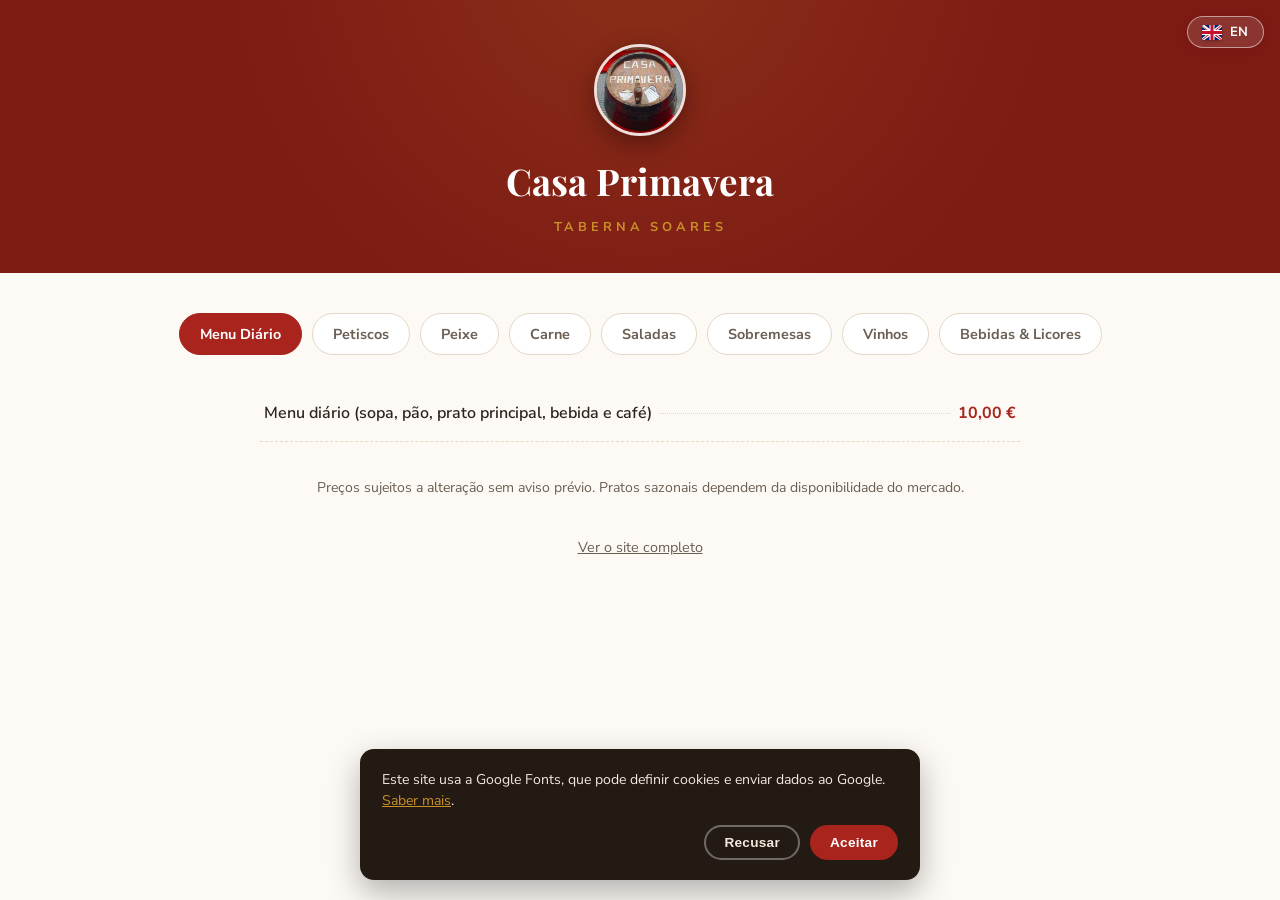
<file: ementa.html>
<!DOCTYPE html>
<html lang="pt-PT">
<head>
<meta charset="UTF-8">
<meta name="viewport" content="width=device-width, initial-scale=1.0">
<title>Ementa Digital, Casa Primavera | Taberna Soares</title>
<meta name="description" content="Ementa completa da Casa Primavera - Taberna Soares: menu diário, petiscos, marisco fresco, peixe grelhado, carnes, sobremesas e carta de vinhos.">
<meta name="keywords" content="ementa Casa Primavera, menu Taberna Soares, petiscos Viana do Castelo, carta de vinhos, marisco Viana">
<meta name="robots" content="index, follow">
<meta name="theme-color" content="#7d1a14">

<!-- SEO, Geotargeting & AI Search Optimization -->
<link rel="canonical" href="https://www.tabernasoares.com/ementa">
<link rel="alternate" hreflang="pt-PT" href="https://www.tabernasoares.com/ementa">
<link rel="alternate" hreflang="x-default" href="https://www.tabernasoares.com/ementa">

<meta name="geo.region" content="PT-16">
<meta name="geo.placename" content="Viana do Castelo, Portugal">
<meta name="geo.position" content="41.6918;-8.8344">
<meta name="ICBM" content="41.6918, -8.8344">

<!-- Open Graph / Social -->
<meta property="og:type" content="website">
<meta property="og:url" content="https://www.tabernasoares.com/ementa">
<meta property="og:title" content="Ementa Digital, Casa Primavera | Taberna Soares">
<meta property="og:description" content="Consulta a ementa completa: petiscos, marisco, peixe fresco, carnes, sobremesas e carta de vinhos.">
<meta property="og:image" content="https://www.tabernasoares.com/images/interior-sala.jpg">
<meta property="og:locale" content="pt_PT">

<!-- Twitter Card -->
<meta name="twitter:card" content="summary_large_image">
<meta name="twitter:url" content="https://www.tabernasoares.com/ementa">
<meta name="twitter:title" content="Ementa Digital, Casa Primavera | Taberna Soares">
<meta name="twitter:description" content="Consulta a ementa completa: petiscos, marisco, peixe fresco, carnes, sobremesas e carta de vinhos.">
<meta name="twitter:image" content="https://www.tabernasoares.com/images/interior-sala.jpg">

<!-- Favicon & Mobile Icons -->
<link rel="icon" type="image/x-icon" href="favicon.ico">
<link rel="icon" type="image/png" sizes="48x48" href="images/favicon-48x48.png">
<link rel="icon" type="image/png" sizes="96x96" href="images/favicon-96x96.png">
<link rel="icon" type="image/png" sizes="32x32" href="images/favicon-32x32.png">
<link rel="icon" type="image/png" sizes="16x16" href="images/favicon-16x16.png">
<link rel="apple-touch-icon" sizes="180x180" href="images/apple-touch-icon.png">
<link rel="manifest" href="site.webmanifest">

<!-- Fonts & Styles -->
<link rel="preconnect" href="https://fonts.googleapis.com">
<link href="https://fonts.googleapis.com/css2?family=Playfair+Display:wght@600;700&family=Nunito+Sans:wght@400;600;700&display=swap" rel="stylesheet">
<link rel="stylesheet" href="css/style.css">
<link rel="stylesheet" href="css/ementa.css">
<noscript><style>.page-loader { display: none !important; }</style></noscript>

<!-- Schema.org JSON-LD Structured Data for Menu & AI Search Engines -->
<script type="application/ld+json">
{
  "@context": "https://schema.org",
  "@type": "Menu",
  "name": "Ementa Casa Primavera - Taberna Soares",
  "url": "https://www.tabernasoares.com/ementa",
  "mainEntityOfPage": "https://www.tabernasoares.com/ementa",
  "inLanguage": "pt-PT",
  "offers": {
    "@type": "Offer",
    "priceCurrency": "EUR"
  }
}
</script>
</head>
<body class="menu-page">

<div class="page-loader" id="pageLoader" aria-hidden="true">
    <div class="page-loader-ring">
        <img src="images/logo-barril.jpg" alt="" class="page-loader-logo">
    </div>
    <p class="page-loader-title">Casa Primavera</p>
    <p class="page-loader-subtitle">Taberna Soares</p>
    <svg class="page-loader-wave" viewBox="0 0 1440 120" preserveAspectRatio="none" aria-hidden="true">
        <path fill="rgba(255,255,255,0.07)" d="M0,64L80,58.7C160,53,320,43,480,48C640,53,800,75,960,80C1120,85,1280,75,1360,69.3L1440,64L1440,120L0,120Z"></path>
    </svg>
</div>

<header class="menu-hero">
    <button type="button" class="lang-toggle" id="langToggle" data-lang="pt" title="Switch to English">
        <svg class="flag-icon" viewBox="0 0 640 480" width="20" height="15" aria-hidden="true"><path fill="#012169" d="M0 0h640v480H0z"/><path fill="#FFF" d="m75 0 245 180L565 0h75v55L415 240l225 185v55h-75L320 300 75 480H0v-55l225-185L0 55V0h75z"/><path fill="#C8102E" d="m424 286 216 178v16h-40L384 302l40-16zM640 0v16L424 194l-16-26L616 0h24zM0 480v-16l216-178 16 26L16 480H0zM0 0v16l216 178-40 16L0 32v-32z"/><path fill="#FFF" d="M240 0v480h160V0H240zM0 160v160h640V160H0z"/><path fill="#C8102E" d="M272 0v480h96V0h-96zM0 192v96h640v-96H0z"/></svg>
        <span>EN</span>
    </button>
    <img src="images/logo-barril.jpg" alt="Casa Primavera - Taberna Soares" class="menu-hero-logo">
    <h1 class="menu-hero-title">Casa Primavera</h1>
    <p class="menu-hero-subtitle">Taberna Soares</p>
</header>

<main class="menu-page-main">
    <div class="container">

        <div class="menu-tabs" id="menuTabs">
            <button type="button" class="menu-tab active" data-target="menu-0" data-pt="Menu Diário" data-en="Daily Menu">Menu Diário</button>
            <button type="button" class="menu-tab" data-target="menu-1" data-pt="Petiscos" data-en="Petiscos (Tapas)">Petiscos</button>
            <button type="button" class="menu-tab" data-target="menu-2" data-pt="Peixe" data-en="Fish">Peixe</button>
            <button type="button" class="menu-tab" data-target="menu-3" data-pt="Carne" data-en="Meat">Carne</button>
            <button type="button" class="menu-tab" data-target="menu-4" data-pt="Saladas" data-en="Salads">Saladas</button>
            <button type="button" class="menu-tab" data-target="menu-5" data-pt="Sobremesas" data-en="Desserts">Sobremesas</button>
            <button type="button" class="menu-tab" data-target="menu-6" data-pt="Vinhos" data-en="Wines">Vinhos</button>
            <button type="button" class="menu-tab" data-target="menu-7" data-pt="Bebidas &amp; Licores" data-en="Drinks &amp; Spirits">Bebidas &amp; Licores</button>
        </div>

        <div class="menu-panel active" id="menu-0">
            <ul class="menu-list menu-list-detailed">
                <li class="menu-item menu-item-detailed">
                    <div class="menu-item-top">
                        <span class="menu-item-name" data-pt="Menu diário (sopa, pão, prato principal, bebida e café)" data-en="Daily menu (soup, bread, main course, drink and coffee)">Menu diário (sopa, pão, prato principal, bebida e café)</span>
                        <span class="menu-item-dots"></span>
                        <span class="menu-item-price">10,00 €</span>
                    </div>
                </li>
            </ul>
        </div>

        <div class="menu-panel" id="menu-1">
            <ul class="menu-list menu-list-detailed">
                <li class="menu-item menu-item-detailed">
                    <div class="menu-item-top">
                        <span class="menu-item-name" data-pt="Pão (unidade)" data-en="Bread (unit)">Pão (unidade)</span>
                        <span class="menu-item-dots"></span>
                        <span class="menu-item-price">0,40 €</span>
                    </div>
                </li>
                <li class="menu-item menu-item-detailed">
                    <div class="menu-item-top">
                        <span class="menu-item-name" data-pt="Manteigas" data-en="Butter">Manteigas</span>
                        <span class="menu-item-dots"></span>
                        <span class="menu-item-price">0,80 €</span>
                    </div>
                </li>
                <li class="menu-item menu-item-detailed">
                    <div class="menu-item-top">
                        <span class="menu-item-name" data-pt="Azeitonas" data-en="Olives">Azeitonas</span>
                        <span class="menu-item-dots"></span>
                        <span class="menu-item-price">1,80 €</span>
                    </div>
                </li>
                <li class="menu-item menu-item-detailed">
                    <div class="menu-item-top">
                        <span class="menu-item-name" data-pt="Sopa" data-en="Soup">Sopa</span>
                        <span class="menu-item-dots"></span>
                        <span class="menu-item-price">2,00 €</span>
                    </div>
                </li>
                <li class="menu-item menu-item-detailed">
                    <div class="menu-item-top">
                        <span class="menu-item-name" data-pt="Fêvera no pão" data-en="Meat of bread">Fêvera no pão</span>
                        <span class="menu-item-dots"></span>
                        <span class="menu-item-price">2,50 €</span>
                    </div>
                </li>
                <li class="menu-item menu-item-detailed">
                    <div class="menu-item-top">
                        <span class="menu-item-name" data-pt="Mexilhão" data-en="Mussel">Mexilhão</span>
                        <span class="menu-item-dots"></span>
                        <span class="menu-item-price">5,50 €</span>
                    </div>
                </li>
                <li class="menu-item menu-item-detailed">
                    <div class="menu-item-top">
                        <span class="menu-item-name" data-pt="Ovas" data-en="Spat (Fish roe)">Ovas</span>
                        <span class="menu-item-dots"></span>
                        <span class="menu-item-price">5,50 €</span>
                    </div>
                    <p class="menu-item-desc" data-pt="Ovas de peixe salteadas, um petisco tradicional português." data-en="Sautéed fish roe, a traditional Portuguese snack.">Ovas de peixe salteadas, um petisco tradicional português.</p>
                </li>
                <li class="menu-item menu-item-detailed">
                    <div class="menu-item-top">
                        <span class="menu-item-name" data-pt="Tentáculos de pota" data-en="Squid tentacles">Tentáculos de pota</span>
                        <span class="menu-item-dots"></span>
                        <span class="menu-item-price">5,50 €</span>
                    </div>
                </li>
                <li class="menu-item menu-item-detailed">
                    <div class="menu-item-top">
                        <span class="menu-item-name" data-pt="Vieiras recheadas (unid.)" data-en="Stuffed scallops (unit)">Vieiras recheadas (unid.)</span>
                        <span class="menu-item-dots"></span>
                        <span class="menu-item-price">5,50 €</span>
                    </div>
                </li>
                <li class="menu-item menu-item-detailed">
                    <div class="menu-item-top">
                        <span class="menu-item-name" data-pt="Búzios" data-en="Whelks">Búzios</span>
                        <span class="menu-item-dots"></span>
                        <span class="menu-item-price">5,50 €</span>
                    </div>
                    <p class="menu-item-desc" data-pt="Pequenos caracóis do mar, cozidos e temperados." data-en="Small sea snails, boiled and seasoned.">Pequenos caracóis do mar, cozidos e temperados.</p>
                </li>
                <li class="menu-item menu-item-detailed">
                    <div class="menu-item-top">
                        <span class="menu-item-name" data-pt="Tábua de presunto e queijo" data-en="Ham and cheese board">Tábua de presunto e queijo</span>
                        <span class="menu-item-dots"></span>
                        <span class="menu-item-price">12,00 €</span>
                    </div>
                </li>
                <li class="menu-item menu-item-detailed">
                    <div class="menu-item-top">
                        <span class="menu-item-name" data-pt="Sapateira (na época) (unid.)" data-en="Shoemaker (in season) (unit)">Sapateira (na época) (unid.)</span>
                        <span class="menu-item-dots"></span>
                        <span class="menu-item-price">20,00 €</span>
                    </div>
                    <p class="menu-item-desc" data-pt="Caranguejo grande, servido inteiro com a sua carne e miolo." data-en="Large crab, served whole with its meat and roe.">Caranguejo grande, servido inteiro com a sua carne e miolo.</p>
                </li>
                <li class="menu-item menu-item-detailed">
                    <div class="menu-item-top">
                        <span class="menu-item-name" data-pt="Ouriço do mar (unid.)" data-en="Sea urchin (unit)">Ouriço do mar (unid.)</span>
                        <span class="menu-item-dots"></span>
                        <span class="menu-item-price">3,00 €</span>
                    </div>
                    <p class="menu-item-desc" data-pt="Ouriço do mar fresco, sabor intenso a mar." data-en="Fresh sea urchin with intense ocean flavour.">Ouriço do mar fresco, sabor intenso a mar.</p>
                </li>
                <li class="menu-item menu-item-detailed">
                    <div class="menu-item-top">
                        <span class="menu-item-name" data-pt="Gambas (kg)" data-en="Shrimp (per kg)">Gambas (kg)</span>
                        <span class="menu-item-dots"></span>
                        <span class="menu-item-price">23,00 €</span>
                    </div>
                </li>
                <li class="menu-item menu-item-detailed">
                    <div class="menu-item-top">
                        <span class="menu-item-name" data-pt="Gambas fritas (kg)" data-en="Fried shrimp (per kg)">Gambas fritas (kg)</span>
                        <span class="menu-item-dots"></span>
                        <span class="menu-item-price">25,00 €</span>
                    </div>
                </li>
                <li class="menu-item menu-item-detailed">
                    <div class="menu-item-top">
                        <span class="menu-item-name" data-pt="Percebes (200g / dose)" data-en="Barnacles (200g portion)">Percebes (200g / dose)</span>
                        <span class="menu-item-dots"></span>
                        <span class="menu-item-price">9,00 €</span>
                    </div>
                    <p class="menu-item-desc" data-pt="Marisco raro colhido nas rochas, sabor intenso a mar." data-en="Rare shellfish hand-picked from the rocks, with an intense sea flavour.">Marisco raro colhido nas rochas, sabor intenso a mar.</p>
                </li>
                <li class="menu-item menu-item-detailed">
                    <div class="menu-item-top">
                        <span class="menu-item-name" data-pt="Navalheiras (kg)" data-en="Crabs (per kg)">Navalheiras (kg)</span>
                        <span class="menu-item-dots"></span>
                        <span class="menu-item-price">22,00 €</span>
                    </div>
                    <p class="menu-item-desc" data-pt="Caranguejo-verde do Atlântico, muito apreciado na região." data-en="Atlantic green crab, a regional favourite.">Caranguejo-verde do Atlântico, muito apreciado na região.</p>
                </li>
                <li class="menu-item menu-item-detailed">
                    <div class="menu-item-top">
                        <span class="menu-item-name" data-pt="Amêijoas (300g / dose)" data-en="Clams (300g portion)">Amêijoas (300g / dose)</span>
                        <span class="menu-item-dots"></span>
                        <span class="menu-item-price">12,00 €</span>
                    </div>
                </li>
                <li class="menu-item menu-item-detailed">
                    <div class="menu-item-top">
                        <span class="menu-item-name" data-pt="Camarão da costa (150g / dose) Pequeno" data-en="Coast shrimp Small (150g portion, Sat. from 17h)">Camarão da costa (150g / dose) Pequeno</span>
                        <span class="menu-item-dots"></span>
                        <span class="menu-item-price">9,50 €</span>
                    </div>
                    <p class="menu-item-desc" data-pt="Sábado a partir das 17h." data-en="Saturday from 17:00.">Sábado a partir das 17h.</p>
                </li>
                <li class="menu-item menu-item-detailed">
                    <div class="menu-item-top">
                        <span class="menu-item-name" data-pt="Camarão da costa (150g / dose) Grande" data-en="Coast shrimp Big (150g portion, Sat. from 17h)">Camarão da costa (150g / dose) Grande</span>
                        <span class="menu-item-dots"></span>
                        <span class="menu-item-price">13,50 €</span>
                    </div>
                    <p class="menu-item-desc" data-pt="Sábado a partir das 17h." data-en="Saturday from 17:00.">Sábado a partir das 17h.</p>
                </li>
                <li class="menu-item menu-item-detailed">
                    <div class="menu-item-top">
                        <span class="menu-item-name" data-pt="Lavagante grelhado (kg)" data-en="Grilled lobster (per kg)">Lavagante grelhado (kg)</span>
                        <span class="menu-item-dots"></span>
                        <span class="menu-item-price">65,00 €</span>
                    </div>
                </li>
                <li class="menu-item menu-item-detailed">
                    <div class="menu-item-top">
                        <span class="menu-item-name" data-pt="Lavagante cozido (kg)" data-en="Cooked lobster (per kg)">Lavagante cozido (kg)</span>
                        <span class="menu-item-dots"></span>
                        <span class="menu-item-price">70,00 €</span>
                    </div>
                </li>
            </ul>

            <h3 class="menu-subsection-title" data-pt="Conservas &amp; Patés (VianaPesca)" data-en="Canned Fish &amp; Pâté (VianaPesca)">Conservas &amp; Patés (VianaPesca)</h3>
            <ul class="menu-list menu-list-detailed">
                <li class="menu-item menu-item-detailed">
                    <div class="menu-item-top">
                        <span class="menu-item-name" data-pt="Paté (Atum, Atum picante ou Cavala picante)" data-en="Pâté (Tuna, Spicy Tuna or Spicy Mackerel)">Paté (Atum, Atum picante ou Cavala picante)</span>
                        <span class="menu-item-dots"></span>
                        <span class="menu-item-price">3,00 €</span>
                    </div>
                </li>
                <li class="menu-item menu-item-detailed">
                    <div class="menu-item-top">
                        <span class="menu-item-name" data-pt="Sardinhas em conserva (Azeite picante, Caril, Tomate ou Tomate picante)" data-en="Canned Sardines (Spicy oil, Curry, Tomato or Spicy tomato)">Sardinhas em conserva (Azeite picante, Caril, Tomate ou Tomate picante)</span>
                        <span class="menu-item-dots"></span>
                        <span class="menu-item-price">4,00 €</span>
                    </div>
                </li>
            </ul>
        </div>

        <div class="menu-panel" id="menu-2">
            <ul class="menu-list menu-list-detailed">
                <li class="menu-item menu-item-detailed">
                    <div class="menu-item-top">
                        <span class="menu-item-name" data-pt="Misto de peixe frito (por pessoa)" data-en="Mixed fried fish (per person)">Misto de peixe frito (por pessoa)</span>
                        <span class="menu-item-dots"></span>
                        <span class="menu-item-price">12,50 €</span>
                    </div>
                </li>
                <li class="menu-item menu-item-detailed">
                    <div class="menu-item-top">
                        <span class="menu-item-name" data-pt="Sardinhas (na época) (por pessoa)" data-en="Sardine (in season) (per person)">Sardinhas (na época) (por pessoa)</span>
                        <span class="menu-item-dots"></span>
                        <span class="menu-item-price">11,00 €</span>
                    </div>
                </li>
                <li class="menu-item menu-item-detailed">
                    <div class="menu-item-top">
                        <span class="menu-item-name" data-pt="Peixe espada na brasa (por pessoa)" data-en="Black swordfish (per person)">Peixe espada na brasa (por pessoa)</span>
                        <span class="menu-item-dots"></span>
                        <span class="menu-item-price">14,00 €</span>
                    </div>
                    <p class="menu-item-desc" data-pt="Peixe-espada preto grelhado na brasa." data-en="Black scabbardfish grilled over charcoal.">Peixe-espada preto grelhado na brasa.</p>
                </li>
                <li class="menu-item menu-item-detailed">
                    <div class="menu-item-top">
                        <span class="menu-item-name" data-pt="Sargo na brasa (por pessoa)" data-en="Bream (per person)">Sargo na brasa (por pessoa)</span>
                        <span class="menu-item-dots"></span>
                        <span class="menu-item-price">14,00 €</span>
                    </div>
                    <p class="menu-item-desc" data-pt="Peixe branco grelhado, típico da costa portuguesa." data-en="Grilled white fish, typical of the Portuguese coast.">Peixe branco grelhado, típico da costa portuguesa.</p>
                </li>
                <li class="menu-item menu-item-detailed">
                    <div class="menu-item-top">
                        <span class="menu-item-name" data-pt="Lulas na brasa (por pessoa)" data-en="Squid (per person)">Lulas na brasa (por pessoa)</span>
                        <span class="menu-item-dots"></span>
                        <span class="menu-item-price">14,00 €</span>
                    </div>
                </li>
                <li class="menu-item menu-item-detailed">
                    <div class="menu-item-top">
                        <span class="menu-item-name" data-pt="Espadarte na brasa (por pessoa)" data-en="Swordfish (per person)">Espadarte na brasa (por pessoa)</span>
                        <span class="menu-item-dots"></span>
                        <span class="menu-item-price">14,00 €</span>
                    </div>
                </li>
                <li class="menu-item menu-item-detailed">
                    <div class="menu-item-top">
                        <span class="menu-item-name" data-pt="Polvo grelhado (por pessoa)" data-en="Grilled octopus (per person)">Polvo grelhado (por pessoa)</span>
                        <span class="menu-item-dots"></span>
                        <span class="menu-item-price">17,00 €</span>
                    </div>
                </li>
                <li class="menu-item menu-item-detailed">
                    <div class="menu-item-top">
                        <span class="menu-item-name" data-pt="Bacalhau na brasa (por pessoa)" data-en="Grilled codfish (per person)">Bacalhau na brasa (por pessoa)</span>
                        <span class="menu-item-dots"></span>
                        <span class="menu-item-price">24,00 €</span>
                    </div>
                </li>
                <li class="menu-item menu-item-detailed">
                    <div class="menu-item-top">
                        <span class="menu-item-name" data-pt="Robalo (kg)" data-en="Sea bass (per kg)">Robalo (kg)</span>
                        <span class="menu-item-dots"></span>
                        <span class="menu-item-price">40,00 €</span>
                    </div>
                </li>
            </ul>

            <h3 class="menu-subsection-title" data-pt="Pratos por Encomenda" data-en="Dishes by Order">Pratos por Encomenda</h3>
            <ul class="menu-list menu-list-detailed">
                <li class="menu-item menu-item-detailed">
                    <div class="menu-item-top">
                        <span class="menu-item-name" data-pt="Arroz de marisco (por pessoa)" data-en="Seafood rice (per person)">Arroz de marisco (por pessoa)</span>
                        <span class="menu-item-dots"></span>
                        <span class="menu-item-price">17,00 €</span>
                    </div>
                    <p class="menu-item-desc" data-pt="Arroz malandrinho com seleção de marisco fresco." data-en="Rich Portuguese seafood rice.">Arroz malandrinho com seleção de marisco fresco.</p>
                </li>
                <li class="menu-item menu-item-detailed">
                    <div class="menu-item-top">
                        <span class="menu-item-name" data-pt="Arroz de tamboril (por pessoa)" data-en="Monkfish rice (per person)">Arroz de tamboril (por pessoa)</span>
                        <span class="menu-item-dots"></span>
                        <span class="menu-item-price">17,00 €</span>
                    </div>
                    <p class="menu-item-desc" data-pt="Arroz suculento com tamboril e temperos tradicionais." data-en="Succulent monkfish rice with traditional seasoning.">Arroz suculento com tamboril e temperos tradicionais.</p>
                </li>
                <li class="menu-item menu-item-detailed">
                    <div class="menu-item-top">
                        <span class="menu-item-name" data-pt="Caldeirada (por pessoa)" data-en="Stew (per person)">Caldeirada (por pessoa)</span>
                        <span class="menu-item-dots"></span>
                        <span class="menu-item-price">18,50 €</span>
                    </div>
                    <p class="menu-item-desc" data-pt="Guisado tradicional de peixe variado com batata e pimento." data-en="Traditional Portuguese fish stew with potatoes and peppers.">Guisado tradicional de peixe variado com batata e pimento.</p>
                </li>
                <li class="menu-item menu-item-detailed">
                    <div class="menu-item-top">
                        <span class="menu-item-name" data-pt="Prato / Louça extra (por pessoa)" data-en="Extra plate / tableware (per person)">Prato / Louça extra (por pessoa)</span>
                        <span class="menu-item-dots"></span>
                        <span class="menu-item-price">1,50 €</span>
                    </div>
                </li>
            </ul>
        </div>

        <div class="menu-panel" id="menu-3">
            <ul class="menu-list menu-list-detailed">
                <li class="menu-item menu-item-detailed">
                    <div class="menu-item-top">
                        <span class="menu-item-name" data-pt="1/2 Picanha (por pessoa)" data-en="Filet steak 1/2 (per person)">1/2 Picanha (por pessoa)</span>
                        <span class="menu-item-dots"></span>
                        <span class="menu-item-price">11,00 €</span>
                    </div>
                </li>
                <li class="menu-item menu-item-detailed">
                    <div class="menu-item-top">
                        <span class="menu-item-name" data-pt="Picanha (por pessoa)" data-en="Filet steak (per person)">Picanha (por pessoa)</span>
                        <span class="menu-item-dots"></span>
                        <span class="menu-item-price">15,00 €</span>
                    </div>
                </li>
                <li class="menu-item menu-item-detailed">
                    <div class="menu-item-top">
                        <span class="menu-item-name" data-pt="Posta (por pessoa)" data-en="Rump steak (per person)">Posta (por pessoa)</span>
                        <span class="menu-item-dots"></span>
                        <span class="menu-item-price">16,00 €</span>
                    </div>
                </li>
                <li class="menu-item menu-item-detailed">
                    <div class="menu-item-top">
                        <span class="menu-item-name" data-pt="Posta à casa (por pessoa)" data-en="House rump steak (per person)">Posta à casa (por pessoa)</span>
                        <span class="menu-item-dots"></span>
                        <span class="menu-item-price">19,00 €</span>
                    </div>
                    <p class="menu-item-desc" data-pt="Corte de vitela grelhado ao estilo da casa." data-en="Grilled veal cut, house style.">Corte de vitela grelhado ao estilo da casa.</p>
                </li>
            </ul>
        </div>

        <div class="menu-panel" id="menu-4">
            <ul class="menu-list menu-list-detailed">
                <li class="menu-item menu-item-detailed">
                    <div class="menu-item-top">
                        <span class="menu-item-name" data-pt="Salada de tomate" data-en="Tomato salad">Salada de tomate</span>
                        <span class="menu-item-dots"></span>
                        <span class="menu-item-price">3,00 €</span>
                    </div>
                </li>
                <li class="menu-item menu-item-detailed">
                    <div class="menu-item-top">
                        <span class="menu-item-name" data-pt="Salada de pimentos" data-en="Peppers salad">Salada de pimentos</span>
                        <span class="menu-item-dots"></span>
                        <span class="menu-item-price">3,50 €</span>
                    </div>
                </li>
            </ul>
        </div>

        <div class="menu-panel" id="menu-5">
            <ul class="menu-list menu-list-detailed">
                <li class="menu-item menu-item-detailed">
                    <div class="menu-item-top">
                        <span class="menu-item-name" data-pt="Gelado" data-en="Ice cold (Ice cream)">Gelado</span>
                        <span class="menu-item-dots"></span>
                        <span class="menu-item-price">3,50 €</span>
                    </div>
                </li>
                <li class="menu-item menu-item-detailed">
                    <div class="menu-item-top">
                        <span class="menu-item-name" data-pt="Bolo de bolacha" data-en="Wafer cake">Bolo de bolacha</span>
                        <span class="menu-item-dots"></span>
                        <span class="menu-item-price">3,50 €</span>
                    </div>
                </li>
                <li class="menu-item menu-item-detailed">
                    <div class="menu-item-top">
                        <span class="menu-item-name" data-pt="Bolo de chocolate" data-en="Chocolate cake">Bolo de chocolate</span>
                        <span class="menu-item-dots"></span>
                        <span class="menu-item-price">3,50 €</span>
                    </div>
                </li>
                <li class="menu-item menu-item-detailed">
                    <div class="menu-item-top">
                        <span class="menu-item-name" data-pt="Fatia de melão (na época)" data-en="Slice of melon (in season)">Fatia de melão (na época)</span>
                        <span class="menu-item-dots"></span>
                        <span class="menu-item-price">3,50 €</span>
                    </div>
                </li>
                <li class="menu-item menu-item-detailed">
                    <div class="menu-item-top">
                        <span class="menu-item-name" data-pt="Pudim" data-en="Pudding">Pudim</span>
                        <span class="menu-item-dots"></span>
                        <span class="menu-item-price">3,50 €</span>
                    </div>
                </li>
                <li class="menu-item menu-item-detailed">
                    <div class="menu-item-top">
                        <span class="menu-item-name" data-pt="Rabanadas (na época)" data-en="French toast (in season)">Rabanadas (na época)</span>
                        <span class="menu-item-dots"></span>
                        <span class="menu-item-price">3,50 €</span>
                    </div>
                </li>
                <li class="menu-item menu-item-detailed">
                    <div class="menu-item-top">
                        <span class="menu-item-name" data-pt="Fatia de queijo com marmelada" data-en="Slice of cheese with marmalade">Fatia de queijo com marmelada</span>
                        <span class="menu-item-dots"></span>
                        <span class="menu-item-price">4,00 €</span>
                    </div>
                </li>
                <li class="menu-item menu-item-detailed">
                    <div class="menu-item-top">
                        <span class="menu-item-name" data-pt="Queijinho curado com marmelada" data-en="Cured cheese with marmalade">Queijinho curado com marmelada</span>
                        <span class="menu-item-dots"></span>
                        <span class="menu-item-price">5,00 €</span>
                    </div>
                </li>
                <li class="menu-item menu-item-detailed">
                    <div class="menu-item-top">
                        <span class="menu-item-name" data-pt="Pão de ló &quot;Melhor do Universo&quot;" data-en="Best poundcake of universe">Pão de ló &quot;Melhor do Universo&quot;</span>
                        <span class="menu-item-dots"></span>
                        <span class="menu-item-price">5,50 €</span>
                    </div>
                </li>
                <li class="menu-item menu-item-detailed">
                    <div class="menu-item-top">
                        <span class="menu-item-name" data-pt="Pão de ló &quot;Melhor do Universo&quot; com Queijo da Serra" data-en="Best poundcake of universe with Serra cheese">Pão de ló &quot;Melhor do Universo&quot; com Queijo da Serra</span>
                        <span class="menu-item-dots"></span>
                        <span class="menu-item-price">7,00 €</span>
                    </div>
                </li>
            </ul>
        </div>

        <div class="menu-panel" id="menu-6">
            <h3 class="menu-subsection-title" data-pt="Vinho da Casa &amp; Champarrião" data-en="House Wine &amp; Champarrião">Vinho da Casa &amp; Champarrião</h3>
            <ul class="menu-list menu-list-detailed">
                <li class="menu-item menu-item-detailed">
                    <div class="menu-item-top">
                        <span class="menu-item-name" data-pt="Sobrinho do Arcipreste (Branco)" data-en="Sobrinho do Arcipreste (White)">Sobrinho do Arcipreste (Branco)</span>
                        <span class="menu-item-dots"></span>
                        <span class="menu-item-price">9,00 €</span>
                    </div>
                </li>
                <li class="menu-item menu-item-detailed">
                    <div class="menu-item-top">
                        <span class="menu-item-name" data-pt="Sobrinho do Arcipreste (Rosé)" data-en="Sobrinho do Arcipreste (Rosé)">Sobrinho do Arcipreste (Rosé)</span>
                        <span class="menu-item-dots"></span>
                        <span class="menu-item-price">10,00 €</span>
                    </div>
                </li>
                <li class="menu-item menu-item-detailed">
                    <div class="menu-item-top">
                        <span class="menu-item-name" data-pt="Vinho da Casa (Caneca 0,5L)" data-en="House Wine Pitcher (0.5L)">Vinho da Casa (Caneca 0,5L)</span>
                        <span class="menu-item-dots"></span>
                        <span class="menu-item-price">3,00 €</span>
                    </div>
                </li>
                <li class="menu-item menu-item-detailed">
                    <div class="menu-item-top">
                        <span class="menu-item-name" data-pt="Vinho da Casa (Caneca 1,0L)" data-en="House Wine Pitcher (1.0L)">Vinho da Casa (Caneca 1,0L)</span>
                        <span class="menu-item-dots"></span>
                        <span class="menu-item-price">6,00 €</span>
                    </div>
                </li>
                <li class="menu-item menu-item-detailed">
                    <div class="menu-item-top">
                        <span class="menu-item-name" data-pt="Vinho da Casa (Caneca 1,5L)" data-en="House Wine Pitcher (1.5L)">Vinho da Casa (Caneca 1,5L)</span>
                        <span class="menu-item-dots"></span>
                        <span class="menu-item-price">8,50 €</span>
                    </div>
                </li>
                <li class="menu-item menu-item-detailed">
                    <div class="menu-item-top">
                        <span class="menu-item-name" data-pt="Vinho da Casa (Caneca 2,0L)" data-en="House Wine Pitcher (2.0L)">Vinho da Casa (Caneca 2,0L)</span>
                        <span class="menu-item-dots"></span>
                        <span class="menu-item-price">10,00 €</span>
                    </div>
                </li>
                <li class="menu-item menu-item-detailed">
                    <div class="menu-item-top">
                        <span class="menu-item-name" data-pt="Champarrião (0,5L)" data-en="Champarrião (0.5L)">Champarrião (0,5L)</span>
                        <span class="menu-item-dots"></span>
                        <span class="menu-item-price">5,00 €</span>
                    </div>
                </li>
                <li class="menu-item menu-item-detailed">
                    <div class="menu-item-top">
                        <span class="menu-item-name" data-pt="Champarrião (1,0L)" data-en="Champarrião (1.0L)">Champarrião (1,0L)</span>
                        <span class="menu-item-dots"></span>
                        <span class="menu-item-price">9,00 €</span>
                    </div>
                </li>
                <li class="menu-item menu-item-detailed">
                    <div class="menu-item-top">
                        <span class="menu-item-name" data-pt="Champarrião (1,5L)" data-en="Champarrião (1.5L)">Champarrião (1,5L)</span>
                        <span class="menu-item-dots"></span>
                        <span class="menu-item-price">11,00 €</span>
                    </div>
                </li>
                <li class="menu-item menu-item-detailed">
                    <div class="menu-item-top">
                        <span class="menu-item-name" data-pt="Champarrião (2,0L)" data-en="Champarrião (2.0L)">Champarrião (2,0L)</span>
                        <span class="menu-item-dots"></span>
                        <span class="menu-item-price">13,00 €</span>
                    </div>
                </li>
            </ul>

            <h3 class="menu-subsection-title" data-pt="Região Minho (Branco)" data-en="Minho Region (White)">Região Minho (Branco)</h3>
            <ul class="menu-list menu-list-detailed">
                <li class="menu-item menu-item-detailed">
                    <div class="menu-item-top">
                        <span class="menu-item-name" data-pt="Phulia Loureiro" data-en="Phulia Loureiro">Phulia Loureiro</span>
                        <span class="menu-item-dots"></span>
                        <span class="menu-item-price">9,00 €</span>
                    </div>
                </li>
                <li class="menu-item menu-item-detailed">
                    <div class="menu-item-top">
                        <span class="menu-item-name" data-pt="Ponte da Barca Grande Escolha" data-en="Ponte da Barca Grande Escolha">Ponte da Barca Grande Escolha</span>
                        <span class="menu-item-dots"></span>
                        <span class="menu-item-price">12,00 €</span>
                    </div>
                </li>
                <li class="menu-item menu-item-detailed">
                    <div class="menu-item-top">
                        <span class="menu-item-name" data-pt="Ponte de Lima C.S." data-en="Ponte de Lima C.S.">Ponte de Lima C.S.</span>
                        <span class="menu-item-dots"></span>
                        <span class="menu-item-price">12,00 €</span>
                    </div>
                </li>
                <li class="menu-item menu-item-detailed">
                    <div class="menu-item-top">
                        <span class="menu-item-name" data-pt="Quinta Regueiro Alv./Traj." data-en="Quinta Regueiro Alvarinho/Trajadura">Quinta Regueiro Alv./Traj.</span>
                        <span class="menu-item-dots"></span>
                        <span class="menu-item-price">13,00 €</span>
                    </div>
                </li>
                <li class="menu-item menu-item-detailed">
                    <div class="menu-item-top">
                        <span class="menu-item-name" data-pt="Quinta do Barco Grande Escolha" data-en="Quinta do Barco Grande Escolha">Quinta do Barco Grande Escolha</span>
                        <span class="menu-item-dots"></span>
                        <span class="menu-item-price">12,00 €</span>
                    </div>
                </li>
                <li class="menu-item menu-item-detailed">
                    <div class="menu-item-top">
                        <span class="menu-item-name" data-pt="Muralhas de Monção" data-en="Muralhas de Monção">Muralhas de Monção</span>
                        <span class="menu-item-dots"></span>
                        <span class="menu-item-price">13,00 €</span>
                    </div>
                </li>
                <li class="menu-item menu-item-detailed">
                    <div class="menu-item-top">
                        <span class="menu-item-name" data-pt="Muros Antigos" data-en="Muros Antigos">Muros Antigos</span>
                        <span class="menu-item-dots"></span>
                        <span class="menu-item-price">18,00 €</span>
                    </div>
                </li>
                <li class="menu-item menu-item-detailed">
                    <div class="menu-item-top">
                        <span class="menu-item-name" data-pt="Capela da Tapada Loureiro" data-en="Capela da Tapada Loureiro">Capela da Tapada Loureiro</span>
                        <span class="menu-item-dots"></span>
                        <span class="menu-item-price">15,00 €</span>
                    </div>
                </li>
                <li class="menu-item menu-item-detailed">
                    <div class="menu-item-top">
                        <span class="menu-item-name" data-pt="Graça da Pedra" data-en="Graça da Pedra">Graça da Pedra</span>
                        <span class="menu-item-dots"></span>
                        <span class="menu-item-price">19,00 €</span>
                    </div>
                </li>
                <li class="menu-item menu-item-detailed">
                    <div class="menu-item-top">
                        <span class="menu-item-name" data-pt="Encosta da Capela Alvarinho" data-en="Encosta da Capela Alvarinho">Encosta da Capela Alvarinho</span>
                        <span class="menu-item-dots"></span>
                        <span class="menu-item-price">14,00 €</span>
                    </div>
                </li>
                <li class="menu-item menu-item-detailed">
                    <div class="menu-item-top">
                        <span class="menu-item-name" data-pt="Soalheiro Alvarinho" data-en="Soalheiro Alvarinho">Soalheiro Alvarinho</span>
                        <span class="menu-item-dots"></span>
                        <span class="menu-item-price">18,00 €</span>
                    </div>
                </li>
                <li class="menu-item menu-item-detailed">
                    <div class="menu-item-top">
                        <span class="menu-item-name" data-pt="Muros de Melgaço" data-en="Muros de Melgaço">Muros de Melgaço</span>
                        <span class="menu-item-dots"></span>
                        <span class="menu-item-price">22,00 €</span>
                    </div>
                </li>
            </ul>

            <h3 class="menu-subsection-title" data-pt="Região Minho (Rosé &amp; Tinto)" data-en="Minho Region (Rosé &amp; Red)">Região Minho (Rosé &amp; Tinto)</h3>
            <ul class="menu-list menu-list-detailed">
                <li class="menu-item menu-item-detailed">
                    <div class="menu-item-top">
                        <span class="menu-item-name" data-pt="Dom Diogo Padeiro (Rosé)" data-en="Dom Diogo Padeiro (Rosé)">Dom Diogo Padeiro (Rosé)</span>
                        <span class="menu-item-dots"></span>
                        <span class="menu-item-price">11,00 €</span>
                    </div>
                </li>
                <li class="menu-item menu-item-detailed">
                    <div class="menu-item-top">
                        <span class="menu-item-name" data-pt="Ponte de Lima Vinhão (Tinto)" data-en="Ponte de Lima Vinhão (Red)">Ponte de Lima Vinhão (Tinto)</span>
                        <span class="menu-item-dots"></span>
                        <span class="menu-item-price">11,00 €</span>
                    </div>
                </li>
                <li class="menu-item menu-item-detailed">
                    <div class="menu-item-top">
                        <span class="menu-item-name" data-pt="Ponte da Barca Vinhão Fedelho (Tinto)" data-en="Ponte da Barca Vinhão Fedelho (Red)">Ponte da Barca Vinhão Fedelho (Tinto)</span>
                        <span class="menu-item-dots"></span>
                        <span class="menu-item-price">12,00 €</span>
                    </div>
                </li>
                <li class="menu-item menu-item-detailed">
                    <div class="menu-item-top">
                        <span class="menu-item-name" data-pt="Ponte da Barca Vinhão Espumante (Tinto)" data-en="Ponte da Barca Vinhão Sparkling (Red)">Ponte da Barca Vinhão Espumante (Tinto)</span>
                        <span class="menu-item-dots"></span>
                        <span class="menu-item-price">14,00 €</span>
                    </div>
                </li>
            </ul>

            <h3 class="menu-subsection-title" data-pt="Região Douro (Branco)" data-en="Douro Region (White)">Região Douro (Branco)</h3>
            <ul class="menu-list menu-list-detailed">
                <li class="menu-item menu-item-detailed">
                    <div class="menu-item-top">
                        <span class="menu-item-name" data-pt="Quinta dos Castelares" data-en="Quinta dos Castelares (White)">Quinta dos Castelares</span>
                        <span class="menu-item-dots"></span>
                        <span class="menu-item-price">12,00 €</span>
                    </div>
                </li>
                <li class="menu-item menu-item-detailed">
                    <div class="menu-item-top">
                        <span class="menu-item-name" data-pt="Planalto Reserva" data-en="Planalto Reserva (White)">Planalto Reserva</span>
                        <span class="menu-item-dots"></span>
                        <span class="menu-item-price">13,00 €</span>
                    </div>
                </li>
                <li class="menu-item menu-item-detailed">
                    <div class="menu-item-top">
                        <span class="menu-item-name" data-pt="Seara D'Ordens Reserva" data-en="Seara D'Ordens Reserva (White)">Seara D'Ordens Reserva</span>
                        <span class="menu-item-dots"></span>
                        <span class="menu-item-price">16,00 €</span>
                    </div>
                </li>
                <li class="menu-item menu-item-detailed">
                    <div class="menu-item-top">
                        <span class="menu-item-name" data-pt="Redoma" data-en="Redoma (White)">Redoma</span>
                        <span class="menu-item-dots"></span>
                        <span class="menu-item-price">21,00 €</span>
                    </div>
                </li>
                <li class="menu-item menu-item-detailed">
                    <div class="menu-item-top">
                        <span class="menu-item-name" data-pt="Quinta Rede Reserva" data-en="Quinta Rede Reserva (White)">Quinta Rede Reserva</span>
                        <span class="menu-item-dots"></span>
                        <span class="menu-item-price">18,00 €</span>
                    </div>
                </li>
                <li class="menu-item menu-item-detailed">
                    <div class="menu-item-top">
                        <span class="menu-item-name" data-pt="Quinta dos Castelares Reserva" data-en="Quinta dos Castelares Reserva (White)">Quinta dos Castelares Reserva</span>
                        <span class="menu-item-dots"></span>
                        <span class="menu-item-price">19,00 €</span>
                    </div>
                </li>
            </ul>

            <h3 class="menu-subsection-title" data-pt="Região Douro (Tinto)" data-en="Douro Region (Red)">Região Douro (Tinto)</h3>
            <ul class="menu-list menu-list-detailed">
                <li class="menu-item menu-item-detailed">
                    <div class="menu-item-top">
                        <span class="menu-item-name" data-pt="Montes Ermos" data-en="Montes Ermos (Red)">Montes Ermos</span>
                        <span class="menu-item-dots"></span>
                        <span class="menu-item-price">7,00 € / 10,00 €</span>
                    </div>
                </li>
                <li class="menu-item menu-item-detailed">
                    <div class="menu-item-top">
                        <span class="menu-item-name" data-pt="Vallegre" data-en="Vallegre (Red)">Vallegre</span>
                        <span class="menu-item-dots"></span>
                        <span class="menu-item-price">10,00 €</span>
                    </div>
                </li>
                <li class="menu-item menu-item-detailed">
                    <div class="menu-item-top">
                        <span class="menu-item-name" data-pt="Quinta dos Castelares" data-en="Quinta dos Castelares (Red)">Quinta dos Castelares</span>
                        <span class="menu-item-dots"></span>
                        <span class="menu-item-price">12,00 €</span>
                    </div>
                </li>
                <li class="menu-item menu-item-detailed">
                    <div class="menu-item-top">
                        <span class="menu-item-name" data-pt="Seara D'Ordens Reserva" data-en="Seara D'Ordens Reserva (Red)">Seara D'Ordens Reserva</span>
                        <span class="menu-item-dots"></span>
                        <span class="menu-item-price">16,00 €</span>
                    </div>
                </li>
                <li class="menu-item menu-item-detailed">
                    <div class="menu-item-top">
                        <span class="menu-item-name" data-pt="Portas D.Dinis Reserva" data-en="Portas D.Dinis Reserva (Red)">Portas D.Dinis Reserva</span>
                        <span class="menu-item-dots"></span>
                        <span class="menu-item-price">16,00 €</span>
                    </div>
                </li>
                <li class="menu-item menu-item-detailed">
                    <div class="menu-item-top">
                        <span class="menu-item-name" data-pt="Fronteira" data-en="Fronteira (Red)">Fronteira</span>
                        <span class="menu-item-dots"></span>
                        <span class="menu-item-price">15,00 €</span>
                    </div>
                </li>
                <li class="menu-item menu-item-detailed">
                    <div class="menu-item-top">
                        <span class="menu-item-name" data-pt="Quinta Rede Reserva" data-en="Quinta Rede Reserva (Red)">Quinta Rede Reserva</span>
                        <span class="menu-item-dots"></span>
                        <span class="menu-item-price">18,00 €</span>
                    </div>
                </li>
                <li class="menu-item menu-item-detailed">
                    <div class="menu-item-top">
                        <span class="menu-item-name" data-pt="Quinta dos Castelares Reserva" data-en="Quinta dos Castelares Reserva (Red)">Quinta dos Castelares Reserva</span>
                        <span class="menu-item-dots"></span>
                        <span class="menu-item-price">19,00 €</span>
                    </div>
                </li>
                <li class="menu-item menu-item-detailed">
                    <div class="menu-item-top">
                        <span class="menu-item-name" data-pt="Vertente" data-en="Vertente (Red)">Vertente</span>
                        <span class="menu-item-dots"></span>
                        <span class="menu-item-price">20,00 €</span>
                    </div>
                </li>
            </ul>

            <h3 class="menu-subsection-title" data-pt="Região Trás-os-Montes" data-en="Trás-os-Montes Region">Região Trás-os-Montes</h3>
            <ul class="menu-list menu-list-detailed">
                <li class="menu-item menu-item-detailed">
                    <div class="menu-item-top">
                        <span class="menu-item-name" data-pt="Terra Montana Reserva (Branco)" data-en="Terra Montana Reserva (White)">Terra Montana Reserva (Branco)</span>
                        <span class="menu-item-dots"></span>
                        <span class="menu-item-price">12,00 €</span>
                    </div>
                </li>
                <li class="menu-item menu-item-detailed">
                    <div class="menu-item-top">
                        <span class="menu-item-name" data-pt="Terra Montana Reserva (Tinto)" data-en="Terra Montana Reserva (Red)">Terra Montana Reserva (Tinto)</span>
                        <span class="menu-item-dots"></span>
                        <span class="menu-item-price">12,00 €</span>
                    </div>
                </li>
            </ul>

            <h3 class="menu-subsection-title" data-pt="Região Beira Interior" data-en="Beira Interior Region">Região Beira Interior</h3>
            <ul class="menu-list menu-list-detailed">
                <li class="menu-item menu-item-detailed">
                    <div class="menu-item-top">
                        <span class="menu-item-name" data-pt="Quinta do Cardo Superior (Branco)" data-en="Quinta do Cardo Superior (White)">Quinta do Cardo Superior (Branco)</span>
                        <span class="menu-item-dots"></span>
                        <span class="menu-item-price">15,00 €</span>
                    </div>
                </li>
                <li class="menu-item menu-item-detailed">
                    <div class="menu-item-top">
                        <span class="menu-item-name" data-pt="Quinta do Cardo Superior (Tinto)" data-en="Quinta do Cardo Superior (Red)">Quinta do Cardo Superior (Tinto)</span>
                        <span class="menu-item-dots"></span>
                        <span class="menu-item-price">15,00 €</span>
                    </div>
                </li>
            </ul>

            <h3 class="menu-subsection-title" data-pt="Região Dão (Branco)" data-en="Dão Region (White)">Região Dão (Branco)</h3>
            <ul class="menu-list menu-list-detailed">
                <li class="menu-item menu-item-detailed">
                    <div class="menu-item-top">
                        <span class="menu-item-name" data-pt="Ribeiro Santo" data-en="Ribeiro Santo (White)">Ribeiro Santo</span>
                        <span class="menu-item-dots"></span>
                        <span class="menu-item-price">12,00 €</span>
                    </div>
                </li>
                <li class="menu-item menu-item-detailed">
                    <div class="menu-item-top">
                        <span class="menu-item-name" data-pt="Ribeiro Santo Encruzado" data-en="Ribeiro Santo Encruzado (White)">Ribeiro Santo Encruzado</span>
                        <span class="menu-item-dots"></span>
                        <span class="menu-item-price">15,00 €</span>
                    </div>
                </li>
                <li class="menu-item menu-item-detailed">
                    <div class="menu-item-top">
                        <span class="menu-item-name" data-pt="MOB Lote 3" data-en="MOB Lote 3 (White)">MOB Lote 3</span>
                        <span class="menu-item-dots"></span>
                        <span class="menu-item-price">18,00 €</span>
                    </div>
                </li>
                <li class="menu-item menu-item-detailed">
                    <div class="menu-item-top">
                        <span class="menu-item-name" data-pt="Dona Sancha" data-en="Dona Sancha (White)">Dona Sancha</span>
                        <span class="menu-item-dots"></span>
                        <span class="menu-item-price">18,00 €</span>
                    </div>
                </li>
            </ul>

            <h3 class="menu-subsection-title" data-pt="Região Dão (Tinto)" data-en="Dão Region (Red)">Região Dão (Tinto)</h3>
            <ul class="menu-list menu-list-detailed">
                <li class="menu-item menu-item-detailed">
                    <div class="menu-item-top">
                        <span class="menu-item-name" data-pt="Ribeiro Santo" data-en="Ribeiro Santo (Red)">Ribeiro Santo</span>
                        <span class="menu-item-dots"></span>
                        <span class="menu-item-price">12,00 €</span>
                    </div>
                </li>
                <li class="menu-item menu-item-detailed">
                    <div class="menu-item-top">
                        <span class="menu-item-name" data-pt="MOB Lote 3" data-en="MOB Lote 3 (Red)">MOB Lote 3</span>
                        <span class="menu-item-dots"></span>
                        <span class="menu-item-price">18,00 €</span>
                    </div>
                </li>
                <li class="menu-item menu-item-detailed">
                    <div class="menu-item-top">
                        <span class="menu-item-name" data-pt="Dona Sancha" data-en="Dona Sancha (Red)">Dona Sancha</span>
                        <span class="menu-item-dots"></span>
                        <span class="menu-item-price">18,00 €</span>
                    </div>
                </li>
            </ul>

            <h3 class="menu-subsection-title" data-pt="Região Bairrada" data-en="Bairrada Region">Região Bairrada</h3>
            <ul class="menu-list menu-list-detailed">
                <li class="menu-item menu-item-detailed">
                    <div class="menu-item-top">
                        <span class="menu-item-name" data-pt="Calcário 3 (Branco)" data-en="Calcário 3 (White)">Calcário 3 (Branco)</span>
                        <span class="menu-item-dots"></span>
                        <span class="menu-item-price">24,00 €</span>
                    </div>
                </li>
                <li class="menu-item menu-item-detailed">
                    <div class="menu-item-top">
                        <span class="menu-item-name" data-pt="Baga 100% (Tinto)" data-en="Baga 100% (Red)">Baga 100% (Tinto)</span>
                        <span class="menu-item-dots"></span>
                        <span class="menu-item-price">16,00 €</span>
                    </div>
                </li>
                <li class="menu-item menu-item-detailed">
                    <div class="menu-item-top">
                        <span class="menu-item-name" data-pt="Calcário 3 (Tinto)" data-en="Calcário 3 (Red)">Calcário 3 (Tinto)</span>
                        <span class="menu-item-dots"></span>
                        <span class="menu-item-price">24,00 €</span>
                    </div>
                </li>
            </ul>

            <h3 class="menu-subsection-title" data-pt="Região Tejo" data-en="Tejo Region">Região Tejo</h3>
            <ul class="menu-list menu-list-detailed">
                <li class="menu-item menu-item-detailed">
                    <div class="menu-item-top">
                        <span class="menu-item-name" data-pt="Conde Vimioso (Branco)" data-en="Conde Vimioso (White)">Conde Vimioso (Branco)</span>
                        <span class="menu-item-dots"></span>
                        <span class="menu-item-price">16,00 €</span>
                    </div>
                </li>
                <li class="menu-item menu-item-detailed">
                    <div class="menu-item-top">
                        <span class="menu-item-name" data-pt="Conde Vimioso (Tinto)" data-en="Conde Vimioso (Red)">Conde Vimioso (Tinto)</span>
                        <span class="menu-item-dots"></span>
                        <span class="menu-item-price">16,00 €</span>
                    </div>
                </li>
            </ul>

            <h3 class="menu-subsection-title" data-pt="Região Alentejo (Branco)" data-en="Alentejo Region (White)">Região Alentejo (Branco)</h3>
            <ul class="menu-list menu-list-detailed">
                <li class="menu-item menu-item-detailed">
                    <div class="menu-item-top">
                        <span class="menu-item-name" data-pt="Monte das Servas" data-en="Monte das Servas (White)">Monte das Servas</span>
                        <span class="menu-item-dots"></span>
                        <span class="menu-item-price">9,00 € / 13,00 €</span>
                    </div>
                </li>
                <li class="menu-item menu-item-detailed">
                    <div class="menu-item-top">
                        <span class="menu-item-name" data-pt=".Com" data-en=".Com (White)">.Com</span>
                        <span class="menu-item-dots"></span>
                        <span class="menu-item-price">9,00 € / 11,00 €</span>
                    </div>
                </li>
                <li class="menu-item menu-item-detailed">
                    <div class="menu-item-top">
                        <span class="menu-item-name" data-pt="Monte da Peceguina" data-en="Monte da Peceguina (White)">Monte da Peceguina</span>
                        <span class="menu-item-dots"></span>
                        <span class="menu-item-price">18,00 €</span>
                    </div>
                </li>
                <li class="menu-item menu-item-detailed">
                    <div class="menu-item-top">
                        <span class="menu-item-name" data-pt="Altas Quintas Colheita" data-en="Altas Quintas Colheita (White)">Altas Quintas Colheita</span>
                        <span class="menu-item-dots"></span>
                        <span class="menu-item-price">20,00 €</span>
                    </div>
                </li>
                <li class="menu-item menu-item-detailed">
                    <div class="menu-item-top">
                        <span class="menu-item-name" data-pt="Cartuxa" data-en="Cartuxa (White)">Cartuxa</span>
                        <span class="menu-item-dots"></span>
                        <span class="menu-item-price">24,00 €</span>
                    </div>
                </li>
            </ul>

            <h3 class="menu-subsection-title" data-pt="Região Alentejo (Tinto)" data-en="Alentejo Region (Red)">Região Alentejo (Tinto)</h3>
            <ul class="menu-list menu-list-detailed">
                <li class="menu-item menu-item-detailed">
                    <div class="menu-item-top">
                        <span class="menu-item-name" data-pt="Monte das Servas" data-en="Monte das Servas (Red)">Monte das Servas</span>
                        <span class="menu-item-dots"></span>
                        <span class="menu-item-price">9,00 € / 13,00 €</span>
                    </div>
                </li>
                <li class="menu-item menu-item-detailed">
                    <div class="menu-item-top">
                        <span class="menu-item-name" data-pt=".Com" data-en=".Com (Red)">.Com</span>
                        <span class="menu-item-dots"></span>
                        <span class="menu-item-price">9,00 € / 11,00 €</span>
                    </div>
                </li>
                <li class="menu-item menu-item-detailed">
                    <div class="menu-item-top">
                        <span class="menu-item-name" data-pt="Mingorra" data-en="Mingorra (Red)">Mingorra</span>
                        <span class="menu-item-dots"></span>
                        <span class="menu-item-price">12,00 €</span>
                    </div>
                </li>
                <li class="menu-item menu-item-detailed">
                    <div class="menu-item-top">
                        <span class="menu-item-name" data-pt="Monte dos Perdigões" data-en="Monte dos Perdigões (Red)">Monte dos Perdigões</span>
                        <span class="menu-item-dots"></span>
                        <span class="menu-item-price">16,00 €</span>
                    </div>
                </li>
                <li class="menu-item menu-item-detailed">
                    <div class="menu-item-top">
                        <span class="menu-item-name" data-pt="Altas Quintas Colheita" data-en="Altas Quintas Colheita (Red)">Altas Quintas Colheita</span>
                        <span class="menu-item-dots"></span>
                        <span class="menu-item-price">20,00 €</span>
                    </div>
                </li>
                <li class="menu-item menu-item-detailed">
                    <div class="menu-item-top">
                        <span class="menu-item-name" data-pt="Monte da Peceguina" data-en="Monte da Peceguina (Red)">Monte da Peceguina</span>
                        <span class="menu-item-dots"></span>
                        <span class="menu-item-price">18,00 €</span>
                    </div>
                </li>
                <li class="menu-item menu-item-detailed">
                    <div class="menu-item-top">
                        <span class="menu-item-name" data-pt="Herdade do Pombal" data-en="Herdade do Pombal (Red)">Herdade do Pombal</span>
                        <span class="menu-item-dots"></span>
                        <span class="menu-item-price">19,00 €</span>
                    </div>
                </li>
                <li class="menu-item menu-item-detailed">
                    <div class="menu-item-top">
                        <span class="menu-item-name" data-pt="Dez Tostões" data-en="Dez Tostões (Red)">Dez Tostões</span>
                        <span class="menu-item-dots"></span>
                        <span class="menu-item-price">20,00 €</span>
                    </div>
                </li>
                <li class="menu-item menu-item-detailed">
                    <div class="menu-item-top">
                        <span class="menu-item-name" data-pt="Cartuxa" data-en="Cartuxa (Red)">Cartuxa</span>
                        <span class="menu-item-dots"></span>
                        <span class="menu-item-price">26,00 €</span>
                    </div>
                </li>
            </ul>

            <h3 class="menu-subsection-title" data-pt="Espumantes" data-en="Sparkling Wines">Espumantes</h3>
            <ul class="menu-list menu-list-detailed">
                <li class="menu-item menu-item-detailed">
                    <div class="menu-item-top">
                        <span class="menu-item-name" data-pt="São Domingos Extra Bruto" data-en="São Domingos Extra Brut">São Domingos Extra Bruto</span>
                        <span class="menu-item-dots"></span>
                        <span class="menu-item-price">13,00 €</span>
                    </div>
                </li>
                <li class="menu-item menu-item-detailed">
                    <div class="menu-item-top">
                        <span class="menu-item-name" data-pt="Fraga da Pena" data-en="Fraga da Pena">Fraga da Pena</span>
                        <span class="menu-item-dots"></span>
                        <span class="menu-item-price">17,00 €</span>
                    </div>
                </li>
                <li class="menu-item menu-item-detailed">
                    <div class="menu-item-top">
                        <span class="menu-item-name" data-pt="Terras do Demo" data-en="Terras do Demo">Terras do Demo</span>
                        <span class="menu-item-dots"></span>
                        <span class="menu-item-price">16,00 €</span>
                    </div>
                </li>
                <li class="menu-item menu-item-detailed">
                    <div class="menu-item-top">
                        <span class="menu-item-name" data-pt="Quinta Melgaço Reserva" data-en="Quinta Melgaço Reserva">Quinta Melgaço Reserva</span>
                        <span class="menu-item-dots"></span>
                        <span class="menu-item-price">19,00 €</span>
                    </div>
                </li>
                <li class="menu-item menu-item-detailed">
                    <div class="menu-item-top">
                        <span class="menu-item-name" data-pt="Caves Primavera Baga Bruto" data-en="Caves Primavera Baga Brut">Caves Primavera Baga Bruto</span>
                        <span class="menu-item-dots"></span>
                        <span class="menu-item-price">16,00 €</span>
                    </div>
                </li>
                <li class="menu-item menu-item-detailed">
                    <div class="menu-item-top">
                        <span class="menu-item-name" data-pt="Murganheira Meio Seco" data-en="Murganheira Semi-Dry">Murganheira Meio Seco</span>
                        <span class="menu-item-dots"></span>
                        <span class="menu-item-price">19,00 €</span>
                    </div>
                </li>
                <li class="menu-item menu-item-detailed">
                    <div class="menu-item-top">
                        <span class="menu-item-name" data-pt="Murganheira Bruto" data-en="Murganheira Brut">Murganheira Bruto</span>
                        <span class="menu-item-dots"></span>
                        <span class="menu-item-price">19,00 €</span>
                    </div>
                </li>
                <li class="menu-item menu-item-detailed">
                    <div class="menu-item-top">
                        <span class="menu-item-name" data-pt="Pata de Lebre" data-en="Pata de Lebre">Pata de Lebre</span>
                        <span class="menu-item-dots"></span>
                        <span class="menu-item-price">18,00 €</span>
                    </div>
                </li>
                <li class="menu-item menu-item-detailed">
                    <div class="menu-item-top">
                        <span class="menu-item-name" data-pt="Raposeira Blanc de Blanc" data-en="Raposeira Blanc de Blancs">Raposeira Blanc de Blanc</span>
                        <span class="menu-item-dots"></span>
                        <span class="menu-item-price">18,00 €</span>
                    </div>
                </li>
            </ul>

            <h3 class="menu-subsection-title" data-pt="Champanhe" data-en="Champagne">Champanhe</h3>
            <ul class="menu-list menu-list-detailed">
                <li class="menu-item menu-item-detailed">
                    <div class="menu-item-top">
                        <span class="menu-item-name" data-pt="Baron-Fuenté Grands Cépages Chardonnay" data-en="Baron-Fuenté Grands Cépages Chardonnay">Baron-Fuenté Grands Cépages Chardonnay</span>
                        <span class="menu-item-dots"></span>
                        <span class="menu-item-price">40,00 €</span>
                    </div>
                </li>
                <li class="menu-item menu-item-detailed">
                    <div class="menu-item-top">
                        <span class="menu-item-name" data-pt="Mumm Cordon Rouge" data-en="Mumm Cordon Rouge">Mumm Cordon Rouge</span>
                        <span class="menu-item-dots"></span>
                        <span class="menu-item-price">70,00 €</span>
                    </div>
                </li>
                <li class="menu-item menu-item-detailed">
                    <div class="menu-item-top">
                        <span class="menu-item-name" data-pt="Billecart Salmon Blanc de Blanc" data-en="Billecart Salmon Blanc de Blancs">Billecart Salmon Blanc de Blanc</span>
                        <span class="menu-item-dots"></span>
                        <span class="menu-item-price">80,00 €</span>
                    </div>
                </li>
                <li class="menu-item menu-item-detailed">
                    <div class="menu-item-top">
                        <span class="menu-item-name" data-pt="Vranken Diamant Brut" data-en="Vranken Diamant Brut">Vranken Diamant Brut</span>
                        <span class="menu-item-dots"></span>
                        <span class="menu-item-price">85,00 €</span>
                    </div>
                </li>
            </ul>
        </div>

        <div class="menu-panel" id="menu-7">
            <div class="beer-taps">
    <svg viewBox="0 0 460 300" class="beer-taps-svg" role="img" aria-label="Torneiras de cerveja à pressão: Super Bock e Sagres. Clica numa torneira para a ver a servir.">
        <defs>
            <linearGradient id="tapChromeH" x1="0" y1="0" x2="0" y2="1">
                <stop offset="0%" stop-color="#6e747c"/>
                <stop offset="14%" stop-color="#c7ccd2"/>
                <stop offset="30%" stop-color="#ffffff"/>
                <stop offset="44%" stop-color="#dde1e6"/>
                <stop offset="60%" stop-color="#98a0a8"/>
                <stop offset="76%" stop-color="#6a7079"/>
                <stop offset="100%" stop-color="#454a51"/>
            </linearGradient>
            <linearGradient id="tapChromeV" x1="0" y1="0" x2="1" y2="0">
                <stop offset="0%" stop-color="#6e747c"/>
                <stop offset="14%" stop-color="#c7ccd2"/>
                <stop offset="30%" stop-color="#ffffff"/>
                <stop offset="44%" stop-color="#dde1e6"/>
                <stop offset="60%" stop-color="#98a0a8"/>
                <stop offset="76%" stop-color="#6a7079"/>
                <stop offset="100%" stop-color="#454a51"/>
            </linearGradient>
            <linearGradient id="tapDark" x1="0" y1="0" x2="1" y2="0">
                <stop offset="0%" stop-color="#121214"/>
                <stop offset="28%" stop-color="#42454b"/>
                <stop offset="50%" stop-color="#6b6f75"/>
                <stop offset="72%" stop-color="#34373c"/>
                <stop offset="100%" stop-color="#0d0e0f"/>
            </linearGradient>
            <radialGradient id="tapRim" cx="50%" cy="36%" r="65%">
                <stop offset="0%" stop-color="#fbfcfd"/>
                <stop offset="62%" stop-color="#d0d6dc"/>
                <stop offset="86%" stop-color="#f3f5f7"/>
                <stop offset="100%" stop-color="#878e97"/>
            </radialGradient>
            <radialGradient id="tapFace" cx="50%" cy="34%" r="72%">
                <stop offset="0%" stop-color="#fcfdfe"/>
                <stop offset="70%" stop-color="#e9edf1"/>
                <stop offset="100%" stop-color="#c6ccd3"/>
            </radialGradient>
            <linearGradient id="beerGrad" x1="0" y1="0" x2="0" y2="1">
                <stop offset="0%" stop-color="#f7c948"/>
                <stop offset="55%" stop-color="#e6a015"/>
                <stop offset="100%" stop-color="#c9860c"/>
            </linearGradient>
            <filter id="tapShadow" x="-10%" y="-10%" width="120%" height="135%">
                <feDropShadow dx="0" dy="4" stdDeviation="6" flood-color="#2a211b" flood-opacity=".22"/>
            </filter>
        </defs>

        <g filter="url(#tapShadow)">
            <rect x="12" y="95" width="42" height="90" rx="13" fill="url(#tapChromeV)" stroke="#5b626b" stroke-opacity=".4"/>
            <circle cx="33" cy="113" r="3.6" fill="url(#tapDark)"/>
            <circle cx="33" cy="167" r="3.6" fill="url(#tapDark)"/>

            <rect x="24" y="122" width="412" height="38" rx="19" fill="url(#tapChromeH)"/>
            <rect x="38" y="129" width="384" height="2.6" rx="1.3" fill="#fff" opacity=".7"/>
            <ellipse cx="31" cy="141" rx="8" ry="19" fill="url(#tapChromeV)"/>
            <ellipse cx="429" cy="141" rx="8" ry="19" fill="url(#tapChromeV)"/>

                        <g class="beer-tap" data-tap="superbock" tabindex="0" role="button" aria-label="Servir Super Bock">
                <rect x="128" y="86" width="24" height="30" rx="6" fill="url(#tapChromeV)"/>

                <path d="M125 156 Q140 152 155 156 L151 172 L129 172 Z" fill="url(#tapChromeV)"/>

                <g class="tap-handle" style="transform-origin: 140px 172px;">
                    <rect x="132.5" y="140" width="15" height="52" rx="7.5" fill="url(#tapDark)"/>
                    <ellipse cx="140" cy="141" rx="8" ry="4.2" fill="#6b7077"/>
                </g>

                <rect x="119" y="168" width="40" height="48" rx="13" fill="url(#tapChromeV)" stroke="#4d535b" stroke-opacity=".4"/>
                <rect x="128" y="175" width="4.2" height="35" rx="2" fill="#fff" opacity=".6"/>
                <rect x="131" y="212" width="17" height="15" rx="4.5" fill="url(#tapChromeV)"/>
                <rect x="129.5" y="224" width="20" height="9" rx="3.5" fill="url(#tapDark)"/>

                <rect class="tap-stream" x="136.5" y="233" width="7" height="45" rx="3.5" fill="url(#beerGrad)"/>
                <circle class="tap-bubble tap-bubble-1" cx="138" cy="233" r="2.1" fill="#fff6da"/>
                <circle class="tap-bubble tap-bubble-2" cx="142" cy="233" r="1.6" fill="#fff6da"/>
                <circle class="tap-bubble tap-bubble-3" cx="140" cy="233" r="1.8" fill="#fff6da"/>
                <ellipse class="tap-foam" cx="140" cy="278" rx="9.5" ry="4.2" fill="#fff8e6"/>

                <g>
                    <circle cx="140" cy="55" r="50" fill="url(#tapRim)" stroke="#9aa2ac" stroke-width="1.3"/>
                    <circle cx="140" cy="55" r="45" fill="#9aa2ac"/>
                    <circle cx="140" cy="55" r="45" fill="none" stroke="#fff" stroke-opacity=".18"/>
                    <circle cx="140" cy="55" r="39" fill="url(#tapFace)" stroke="#3a4047" stroke-opacity=".55"/>
                                        <g transform="translate(140, 39)"><path d="M-11 6 L-13.5 -4 L-6 2 L0 -6 L6 2 L13.5 -4 L11 6 Z" fill="#3a4047" stroke="#3a4047" stroke-width="1.4" stroke-linejoin="round" fill-opacity=".12"/><line x1="-12" y1="9.5" x2="12" y2="9.5" stroke="#3a4047" stroke-width="1.4" stroke-linecap="round"/><circle cx="-13.5" cy="-4" r=".9" fill="#3a4047"/><circle cx="0" cy="-6" r=".9" fill="#3a4047"/><circle cx="13.5" cy="-4" r=".9" fill="#3a4047"/></g>
                                                            <text x="140" y="62" text-anchor="middle" font-family="Nunito Sans, Arial, sans-serif" font-weight="700" font-size="13" fill="#3a4047" letter-spacing=".02em">SUPER</text>
                                        <text x="140" y="77" text-anchor="middle" font-family="Nunito Sans, Arial, sans-serif" font-weight="700" font-size="13" fill="#3a4047" letter-spacing=".02em">BOCK</text>
                                                        </g>
            </g>
                        <g class="beer-tap" data-tap="sagres" tabindex="0" role="button" aria-label="Servir Sagres">
                <rect x="308" y="86" width="24" height="30" rx="6" fill="url(#tapChromeV)"/>

                <path d="M305 156 Q320 152 335 156 L331 172 L309 172 Z" fill="url(#tapChromeV)"/>

                <g class="tap-handle" style="transform-origin: 320px 172px;">
                    <rect x="312.5" y="140" width="15" height="52" rx="7.5" fill="url(#tapDark)"/>
                    <ellipse cx="320" cy="141" rx="8" ry="4.2" fill="#6b7077"/>
                </g>

                <rect x="299" y="168" width="40" height="48" rx="13" fill="url(#tapChromeV)" stroke="#4d535b" stroke-opacity=".4"/>
                <rect x="308" y="175" width="4.2" height="35" rx="2" fill="#fff" opacity=".6"/>
                <rect x="311" y="212" width="17" height="15" rx="4.5" fill="url(#tapChromeV)"/>
                <rect x="309.5" y="224" width="20" height="9" rx="3.5" fill="url(#tapDark)"/>

                <rect class="tap-stream" x="316.5" y="233" width="7" height="45" rx="3.5" fill="url(#beerGrad)"/>
                <circle class="tap-bubble tap-bubble-1" cx="318" cy="233" r="2.1" fill="#fff6da"/>
                <circle class="tap-bubble tap-bubble-2" cx="322" cy="233" r="1.6" fill="#fff6da"/>
                <circle class="tap-bubble tap-bubble-3" cx="320" cy="233" r="1.8" fill="#fff6da"/>
                <ellipse class="tap-foam" cx="320" cy="278" rx="9.5" ry="4.2" fill="#fff8e6"/>

                <g>
                    <circle cx="320" cy="55" r="50" fill="url(#tapRim)" stroke="#9aa2ac" stroke-width="1.3"/>
                    <circle cx="320" cy="55" r="45" fill="#9aa2ac"/>
                    <circle cx="320" cy="55" r="45" fill="none" stroke="#fff" stroke-opacity=".18"/>
                    <circle cx="320" cy="55" r="39" fill="url(#tapFace)" stroke="#3a4047" stroke-opacity=".55"/>
                                                            <text x="320" y="50" text-anchor="middle" font-family="Nunito Sans, Arial, sans-serif" font-weight="700" font-size="13" fill="#3a4047" letter-spacing=".02em">SAGRES</text>
                                                            <g transform="translate(320, 64)"><rect x="-13" y="0" width="26" height="16" rx="1.5" fill="#7d1a14"/><text x="0" y="11.5" text-anchor="middle" font-family="Nunito Sans, Arial, sans-serif" font-weight="700" font-size="8" fill="#fff">PT</text></g>
                                    </g>
            </g>
                    </g>
    </svg>
</div>
            <h3 class="menu-subsection-title" data-pt="Cafetaria &amp; Águas" data-en="Coffee &amp; Water">Cafetaria &amp; Águas</h3>
            <ul class="menu-list menu-list-detailed">
                <li class="menu-item menu-item-detailed">
                    <div class="menu-item-top">
                        <span class="menu-item-name" data-pt="Café" data-en="Coffee">Café</span>
                        <span class="menu-item-dots"></span>
                        <span class="menu-item-price">0,90 €</span>
                    </div>
                </li>
                <li class="menu-item menu-item-detailed">
                    <div class="menu-item-top">
                        <span class="menu-item-name" data-pt="Descafeinado" data-en="Decaf coffee">Descafeinado</span>
                        <span class="menu-item-dots"></span>
                        <span class="menu-item-price">0,90 €</span>
                    </div>
                </li>
                <li class="menu-item menu-item-detailed">
                    <div class="menu-item-top">
                        <span class="menu-item-name" data-pt="Água (50cl)" data-en="Water (50cl)">Água (50cl)</span>
                        <span class="menu-item-dots"></span>
                        <span class="menu-item-price">1,80 €</span>
                    </div>
                </li>
                <li class="menu-item menu-item-detailed">
                    <div class="menu-item-top">
                        <span class="menu-item-name" data-pt="Água das Pedras" data-en="Sparkling water (Água das Pedras)">Água das Pedras</span>
                        <span class="menu-item-dots"></span>
                        <span class="menu-item-price">1,80 €</span>
                    </div>
                </li>
            </ul>

            <h3 class="menu-subsection-title" data-pt="Refrigerantes" data-en="Soft Drinks">Refrigerantes</h3>
            <ul class="menu-list menu-list-detailed">
                <li class="menu-item menu-item-detailed">
                    <div class="menu-item-top">
                        <span class="menu-item-name" data-pt="Sumol (Ananás / Laranja)" data-en="Sumol (Pineapple / Orange)">Sumol (Ananás / Laranja)</span>
                        <span class="menu-item-dots"></span>
                        <span class="menu-item-price">1,80 €</span>
                    </div>
                </li>
                <li class="menu-item menu-item-detailed">
                    <div class="menu-item-top">
                        <span class="menu-item-name" data-pt="Ice-Tea (Pêssego / Limão)" data-en="Ice-Tea (Peach / Lemon)">Ice-Tea (Pêssego / Limão)</span>
                        <span class="menu-item-dots"></span>
                        <span class="menu-item-price">1,80 €</span>
                    </div>
                </li>
                <li class="menu-item menu-item-detailed">
                    <div class="menu-item-top">
                        <span class="menu-item-name" data-pt="7UP" data-en="7UP">7UP</span>
                        <span class="menu-item-dots"></span>
                        <span class="menu-item-price">1,80 €</span>
                    </div>
                </li>
                <li class="menu-item menu-item-detailed">
                    <div class="menu-item-top">
                        <span class="menu-item-name" data-pt="Coca-Cola / Pepsi" data-en="Coca-Cola / Pepsi">Coca-Cola / Pepsi</span>
                        <span class="menu-item-dots"></span>
                        <span class="menu-item-price">1,80 €</span>
                    </div>
                </li>
            </ul>

            <h3 class="menu-subsection-title" data-pt="Cervejas &amp; Aperitivos" data-en="Beers &amp; Aperitifs">Cervejas &amp; Aperitivos</h3>
            <ul class="menu-list menu-list-detailed">
                <li class="menu-item menu-item-detailed">
                    <div class="menu-item-top">
                        <span class="menu-item-name" data-pt="Fino Sagres" data-en="Draft beer Fino Sagres">Fino Sagres</span>
                        <span class="menu-item-dots"></span>
                        <span class="menu-item-price">1,40 €</span>
                    </div>
                </li>
                <li class="menu-item menu-item-detailed">
                    <div class="menu-item-top">
                        <span class="menu-item-name" data-pt="Príncipe" data-en="Draft beer Príncipe">Príncipe</span>
                        <span class="menu-item-dots"></span>
                        <span class="menu-item-price">1,60 €</span>
                    </div>
                </li>
                <li class="menu-item menu-item-detailed">
                    <div class="menu-item-top">
                        <span class="menu-item-name" data-pt="Caneca Cerveja Sagres" data-en="Beer mug Sagres">Caneca Cerveja Sagres</span>
                        <span class="menu-item-dots"></span>
                        <span class="menu-item-price">3,00 €</span>
                    </div>
                </li>
                <li class="menu-item menu-item-detailed">
                    <div class="menu-item-top">
                        <span class="menu-item-name" data-pt="Cerveja Mini 25cl Sagres" data-en="Mini beer 25cl Sagres">Cerveja Mini 25cl Sagres</span>
                        <span class="menu-item-dots"></span>
                        <span class="menu-item-price">1,40 €</span>
                    </div>
                </li>
                <li class="menu-item menu-item-detailed">
                    <div class="menu-item-top">
                        <span class="menu-item-name" data-pt="Cerveja 33cl Sagres ou Super Bock" data-en="Bottle beer 33cl Sagres or Super Bock">Cerveja 33cl Sagres ou Super Bock</span>
                        <span class="menu-item-dots"></span>
                        <span class="menu-item-price">1,80 €</span>
                    </div>
                </li>
                <li class="menu-item menu-item-detailed">
                    <div class="menu-item-top">
                        <span class="menu-item-name" data-pt="Cerveja Reserva Especial 1906" data-en="Special Reserve Beer 1906">Cerveja Reserva Especial 1906</span>
                        <span class="menu-item-dots"></span>
                        <span class="menu-item-price">2,90 €</span>
                    </div>
                </li>
                <li class="menu-item menu-item-detailed">
                    <div class="menu-item-top">
                        <span class="menu-item-name" data-pt="Tango" data-en="Tango (Beer with currant)">Tango</span>
                        <span class="menu-item-dots"></span>
                        <span class="menu-item-price">1,40 €</span>
                    </div>
                </li>
                <li class="menu-item menu-item-detailed">
                    <div class="menu-item-top">
                        <span class="menu-item-name" data-pt="Martini" data-en="Martini">Martini</span>
                        <span class="menu-item-dots"></span>
                        <span class="menu-item-price">1,70 €</span>
                    </div>
                </li>
                <li class="menu-item menu-item-detailed">
                    <div class="menu-item-top">
                        <span class="menu-item-name" data-pt="Martini c/ Cerveja" data-en="Martini with beer">Martini c/ Cerveja</span>
                        <span class="menu-item-dots"></span>
                        <span class="menu-item-price">2,20 €</span>
                    </div>
                </li>
                <li class="menu-item menu-item-detailed">
                    <div class="menu-item-top">
                        <span class="menu-item-name" data-pt="Favaios" data-en="Favaios Moscatel">Favaios</span>
                        <span class="menu-item-dots"></span>
                        <span class="menu-item-price">1,70 €</span>
                    </div>
                </li>
                <li class="menu-item menu-item-detailed">
                    <div class="menu-item-top">
                        <span class="menu-item-name" data-pt="Favaios c/ Cerveja" data-en="Favaios with beer">Favaios c/ Cerveja</span>
                        <span class="menu-item-dots"></span>
                        <span class="menu-item-price">2,20 €</span>
                    </div>
                </li>
            </ul>

            <h3 class="menu-subsection-title" data-pt="Licores" data-en="Liqueurs">Licores</h3>
            <ul class="menu-list menu-list-detailed">
                <li class="menu-item menu-item-detailed">
                    <div class="menu-item-top">
                        <span class="menu-item-name" data-pt="Amêndoa Amarga" data-en="Amêndoa Amarga Liqueur">Amêndoa Amarga</span>
                        <span class="menu-item-dots"></span>
                        <span class="menu-item-price">4,00 €</span>
                    </div>
                </li>
                <li class="menu-item menu-item-detailed">
                    <div class="menu-item-top">
                        <span class="menu-item-name" data-pt="Licor de Café" data-en="Coffee Liqueur">Licor de Café</span>
                        <span class="menu-item-dots"></span>
                        <span class="menu-item-price">4,00 €</span>
                    </div>
                </li>
                <li class="menu-item menu-item-detailed">
                    <div class="menu-item-top">
                        <span class="menu-item-name" data-pt="35 (Licor de Pastel de Nata)" data-en="35 (Pastel de Nata Liqueur)">35 (Licor de Pastel de Nata)</span>
                        <span class="menu-item-dots"></span>
                        <span class="menu-item-price">4,00 €</span>
                    </div>
                </li>
                <li class="menu-item menu-item-detailed">
                    <div class="menu-item-top">
                        <span class="menu-item-name" data-pt="Licor Beirão" data-en="Licor Beirão">Licor Beirão</span>
                        <span class="menu-item-dots"></span>
                        <span class="menu-item-price">4,00 €</span>
                    </div>
                </li>
                <li class="menu-item menu-item-detailed">
                    <div class="menu-item-top">
                        <span class="menu-item-name" data-pt="Macieira Cream" data-en="Macieira Cream">Macieira Cream</span>
                        <span class="menu-item-dots"></span>
                        <span class="menu-item-price">4,00 €</span>
                    </div>
                </li>
            </ul>

            <h3 class="menu-subsection-title" data-pt="Croft" data-en="Croft">Croft</h3>
            <ul class="menu-list menu-list-detailed">
                <li class="menu-item menu-item-detailed">
                    <div class="menu-item-top">
                        <span class="menu-item-name" data-pt="Brandy Croft" data-en="Croft Brandy">Brandy Croft</span>
                        <span class="menu-item-dots"></span>
                        <span class="menu-item-price">4,00 €</span>
                    </div>
                </li>
                <li class="menu-item menu-item-detailed">
                    <div class="menu-item-top">
                        <span class="menu-item-name" data-pt="Macieira" data-en="Macieira Brandy">Macieira</span>
                        <span class="menu-item-dots"></span>
                        <span class="menu-item-price">4,00 €</span>
                    </div>
                </li>
            </ul>

            <h3 class="menu-subsection-title" data-pt="Vinhos do Porto" data-en="Port Wines">Vinhos do Porto</h3>
            <ul class="menu-list menu-list-detailed">
                <li class="menu-item menu-item-detailed">
                    <div class="menu-item-top">
                        <span class="menu-item-name" data-pt="Poças Tawny (copo)" data-en="Poças Tawny Port (glass)">Poças Tawny (copo)</span>
                        <span class="menu-item-dots"></span>
                        <span class="menu-item-price">3,00 €</span>
                    </div>
                </li>
                <li class="menu-item menu-item-detailed">
                    <div class="menu-item-top">
                        <span class="menu-item-name" data-pt="Poças LBV (copo)" data-en="Poças LBV Port (glass)">Poças LBV (copo)</span>
                        <span class="menu-item-dots"></span>
                        <span class="menu-item-price">4,00 €</span>
                    </div>
                </li>
                <li class="menu-item menu-item-detailed">
                    <div class="menu-item-top">
                        <span class="menu-item-name" data-pt="Poças 10 Anos (copo)" data-en="Poças 10 Years Port (glass)">Poças 10 Anos (copo)</span>
                        <span class="menu-item-dots"></span>
                        <span class="menu-item-price">5,00 €</span>
                    </div>
                </li>
            </ul>

            <h3 class="menu-subsection-title" data-pt="Aguardentes" data-en="Aged Spirits (Aguardentes)">Aguardentes</h3>
            <ul class="menu-list menu-list-detailed">
                <li class="menu-item menu-item-detailed">
                    <div class="menu-item-top">
                        <span class="menu-item-name" data-pt="CRF" data-en="CRF Aged Brandy">CRF</span>
                        <span class="menu-item-dots"></span>
                        <span class="menu-item-price">4,50 €</span>
                    </div>
                </li>
                <li class="menu-item menu-item-detailed">
                    <div class="menu-item-top">
                        <span class="menu-item-name" data-pt="Aguardente Velha Martha's" data-en="Martha's Aged Brandy">Aguardente Velha Martha's</span>
                        <span class="menu-item-dots"></span>
                        <span class="menu-item-price">4,50 €</span>
                    </div>
                </li>
                <li class="menu-item menu-item-detailed">
                    <div class="menu-item-top">
                        <span class="menu-item-name" data-pt="Conde d'Águeda" data-en="Conde d'Águeda Aged Brandy">Conde d'Águeda</span>
                        <span class="menu-item-dots"></span>
                        <span class="menu-item-price">8,00 €</span>
                    </div>
                </li>
                <li class="menu-item menu-item-detailed">
                    <div class="menu-item-top">
                        <span class="menu-item-name" data-pt="Aguardente Bagaceira Velha Balseirinha" data-en="Balseirinha Old Grape Pomace Brandy">Aguardente Bagaceira Velha Balseirinha</span>
                        <span class="menu-item-dots"></span>
                        <span class="menu-item-price">8,00 €</span>
                    </div>
                </li>
            </ul>

            <h3 class="menu-subsection-title" data-pt="Whisky Novo" data-en="Blended Whisky">Whisky Novo</h3>
            <ul class="menu-list menu-list-detailed">
                <li class="menu-item menu-item-detailed">
                    <div class="menu-item-top">
                        <span class="menu-item-name" data-pt="Grant's" data-en="Grant's Whisky">Grant's</span>
                        <span class="menu-item-dots"></span>
                        <span class="menu-item-price">4,50 €</span>
                    </div>
                </li>
                <li class="menu-item menu-item-detailed">
                    <div class="menu-item-top">
                        <span class="menu-item-name" data-pt="J&amp;B" data-en="J&amp;B Whisky">J&amp;B</span>
                        <span class="menu-item-dots"></span>
                        <span class="menu-item-price">4,50 €</span>
                    </div>
                </li>
                <li class="menu-item menu-item-detailed">
                    <div class="menu-item-top">
                        <span class="menu-item-name" data-pt="Ballantine's" data-en="Ballantine's Whisky">Ballantine's</span>
                        <span class="menu-item-dots"></span>
                        <span class="menu-item-price">5,00 €</span>
                    </div>
                </li>
                <li class="menu-item menu-item-detailed">
                    <div class="menu-item-top">
                        <span class="menu-item-name" data-pt="Johnnie Walker Red Label" data-en="Johnnie Walker Red Label">Johnnie Walker Red Label</span>
                        <span class="menu-item-dots"></span>
                        <span class="menu-item-price">6,50 €</span>
                    </div>
                </li>
                <li class="menu-item menu-item-detailed">
                    <div class="menu-item-top">
                        <span class="menu-item-name" data-pt="Jameson" data-en="Jameson Irish Whiskey">Jameson</span>
                        <span class="menu-item-dots"></span>
                        <span class="menu-item-price">6,50 €</span>
                    </div>
                </li>
            </ul>

            <h3 class="menu-subsection-title" data-pt="Whisky Velho &amp; Malt" data-en="Aged &amp; Single Malt Whisky">Whisky Velho &amp; Malt</h3>
            <ul class="menu-list menu-list-detailed">
                <li class="menu-item menu-item-detailed">
                    <div class="menu-item-top">
                        <span class="menu-item-name" data-pt="Bushmills Malt 10 Anos" data-en="Bushmills Malt 10 Years">Bushmills Malt 10 Anos</span>
                        <span class="menu-item-dots"></span>
                        <span class="menu-item-price">7,50 €</span>
                    </div>
                </li>
                <li class="menu-item menu-item-detailed">
                    <div class="menu-item-top">
                        <span class="menu-item-name" data-pt="Johnnie Walker Black Label" data-en="Johnnie Walker Black Label">Johnnie Walker Black Label</span>
                        <span class="menu-item-dots"></span>
                        <span class="menu-item-price">8,00 €</span>
                    </div>
                </li>
                <li class="menu-item menu-item-detailed">
                    <div class="menu-item-top">
                        <span class="menu-item-name" data-pt="Teeling" data-en="Teeling Irish Whiskey">Teeling</span>
                        <span class="menu-item-dots"></span>
                        <span class="menu-item-price">8,00 €</span>
                    </div>
                </li>
                <li class="menu-item menu-item-detailed">
                    <div class="menu-item-top">
                        <span class="menu-item-name" data-pt="Single Malt 12 Anos Glenfiddich" data-en="Glenfiddich Single Malt 12 Years">Single Malt 12 Anos Glenfiddich</span>
                        <span class="menu-item-dots"></span>
                        <span class="menu-item-price">9,00 €</span>
                    </div>
                </li>
                <li class="menu-item menu-item-detailed">
                    <div class="menu-item-top">
                        <span class="menu-item-name" data-pt="Old Parr" data-en="Old Parr Whisky">Old Parr</span>
                        <span class="menu-item-dots"></span>
                        <span class="menu-item-price">9,00 €</span>
                    </div>
                </li>
            </ul>

            <h3 class="menu-subsection-title" data-pt="Gin" data-en="Gin">Gin</h3>
            <ul class="menu-list menu-list-detailed">
                <li class="menu-item menu-item-detailed">
                    <div class="menu-item-top">
                        <span class="menu-item-name" data-pt="Tanqueray" data-en="Tanqueray Gin">Tanqueray</span>
                        <span class="menu-item-dots"></span>
                        <span class="menu-item-price">6,00 €</span>
                    </div>
                </li>
                <li class="menu-item menu-item-detailed">
                    <div class="menu-item-top">
                        <span class="menu-item-name" data-pt="Martin Miller's" data-en="Martin Miller's Gin">Martin Miller's</span>
                        <span class="menu-item-dots"></span>
                        <span class="menu-item-price">8,00 €</span>
                    </div>
                </li>
            </ul>
        </div>
        
        <p class="menu-note" data-pt="Preços sujeitos a alteração sem aviso prévio. Pratos sazonais dependem da disponibilidade do mercado." data-en="Prices subject to change without notice. Seasonal dishes depend on market availability.">Preços sujeitos a alteração sem aviso prévio. Pratos sazonais dependem da disponibilidade do mercado.</p>

        <a href="index.html" class="menu-back-link" data-pt="Ver o site completo" data-en="View full website">Ver o site completo</a>
    </div>
</main>

<div class="cookie-banner" id="cookieBanner" aria-hidden="true">
    <p><span data-pt="Este site usa a Google Fonts, que pode definir cookies e enviar dados ao Google." data-en="This site uses Google Fonts, which may set cookies and send data to Google.">Este site usa a Google Fonts, que pode definir cookies e enviar dados ao Google.</span> <a href="privacidade" data-pt="Saber mais" data-en="Learn more">Saber mais</a>.</p>
    <div class="cookie-banner-actions">
        <button type="button" class="btn btn-outline" id="cookieDecline" data-pt="Recusar" data-en="Decline">Recusar</button>
        <button type="button" class="btn btn-primary" id="cookieAccept" data-pt="Aceitar" data-en="Accept">Aceitar</button>
    </div>
</div>

<script src="js/script.js"></script>
</body>
</html>
</file>
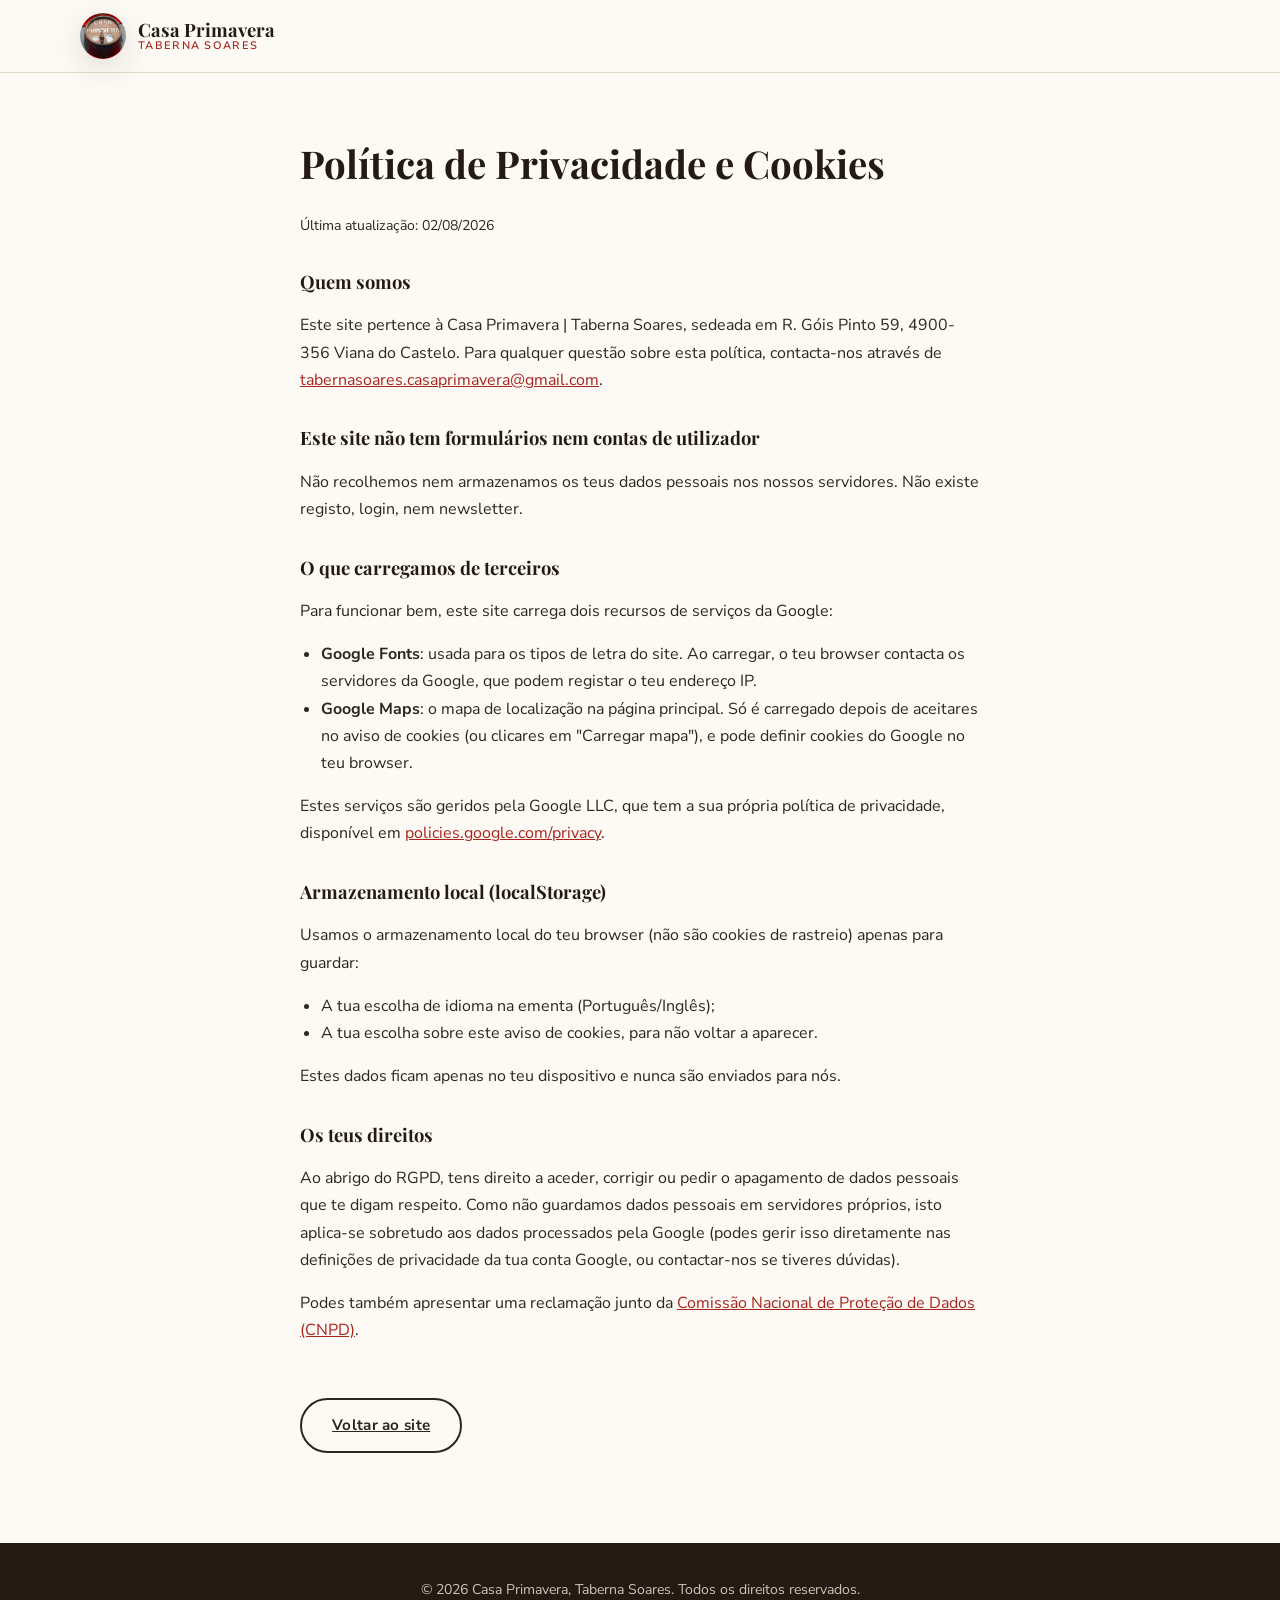
<file: privacidade.html>
<!DOCTYPE html>
<html lang="pt-PT">
<head>
<meta charset="UTF-8">
<meta name="viewport" content="width=device-width, initial-scale=1.0">
<title>Política de Privacidade | Casa Primavera | Taberna Soares</title>
<meta name="description" content="Política de privacidade e cookies da Casa Primavera - Taberna Soares em Viana do Castelo.">
<meta name="robots" content="noindex, follow">
<meta name="theme-color" content="#7d1a14">
<link rel="icon" type="image/x-icon" href="favicon.ico">
<link rel="icon" type="image/png" sizes="48x48" href="images/favicon-48x48.png">
<link rel="icon" type="image/png" sizes="96x96" href="images/favicon-96x96.png">
<link rel="icon" type="image/png" sizes="32x32" href="images/favicon-32x32.png">
<link rel="icon" type="image/png" sizes="16x16" href="images/favicon-16x16.png">
<link rel="apple-touch-icon" sizes="180x180" href="images/apple-touch-icon.png">
<link rel="manifest" href="site.webmanifest">
<link rel="preconnect" href="https://fonts.googleapis.com">
<link href="https://fonts.googleapis.com/css2?family=Playfair+Display:wght@600;700&family=Nunito+Sans:wght@400;600;700&display=swap" rel="stylesheet">
<link rel="stylesheet" href="css/style.css">
<link rel="stylesheet" href="css/privacidade.css">
</head>
<body>

<header class="site-header" id="topo">
    <div class="container header-inner">
        <a href="index.html" class="brand">
            <img src="images/logo-barril.jpg" alt="Casa Primavera - Taberna Soares" class="brand-logo">
            <span class="brand-text">Casa Primavera<small>Taberna Soares</small></span>
        </a>
    </div>
</header>

<main class="legal-page">
    <div class="container legal-content">
        <h1>Política de Privacidade e Cookies</h1>
        <p class="legal-updated">Última atualização: 02/08/2026</p>

        <h2>Quem somos</h2>
        <p>Este site pertence à Casa Primavera | Taberna Soares, sedeada em R. Góis Pinto 59, 4900-356 Viana do Castelo. Para qualquer questão sobre esta política, contacta-nos através de <a href="mailto:tabernasoares.casaprimavera@gmail.com">tabernasoares.casaprimavera@gmail.com</a>.</p>

        <h2>Este site não tem formulários nem contas de utilizador</h2>
        <p>Não recolhemos nem armazenamos os teus dados pessoais nos nossos servidores. Não existe registo, login, nem newsletter.</p>

        <h2>O que carregamos de terceiros</h2>
        <p>Para funcionar bem, este site carrega dois recursos de serviços da Google:</p>
        <ul>
            <li><strong>Google Fonts</strong>: usada para os tipos de letra do site. Ao carregar, o teu browser contacta os servidores da Google, que podem registar o teu endereço IP.</li>
            <li><strong>Google Maps</strong>: o mapa de localização na página principal. Só é carregado depois de aceitares no aviso de cookies (ou clicares em "Carregar mapa"), e pode definir cookies do Google no teu browser.</li>
        </ul>
        <p>Estes serviços são geridos pela Google LLC, que tem a sua própria política de privacidade, disponível em <a href="https://policies.google.com/privacy" target="_blank" rel="noopener noreferrer">policies.google.com/privacy</a>.</p>

        <h2>Armazenamento local (localStorage)</h2>
        <p>Usamos o armazenamento local do teu browser (não são cookies de rastreio) apenas para guardar:</p>
        <ul>
            <li>A tua escolha de idioma na ementa (Português/Inglês);</li>
            <li>A tua escolha sobre este aviso de cookies, para não voltar a aparecer.</li>
        </ul>
        <p>Estes dados ficam apenas no teu dispositivo e nunca são enviados para nós.</p>

        <h2>Os teus direitos</h2>
        <p>Ao abrigo do RGPD, tens direito a aceder, corrigir ou pedir o apagamento de dados pessoais que te digam respeito. Como não guardamos dados pessoais em servidores próprios, isto aplica-se sobretudo aos dados processados pela Google (podes gerir isso diretamente nas definições de privacidade da tua conta Google, ou contactar-nos se tiveres dúvidas).</p>
        <p>Podes também apresentar uma reclamação junto da <a href="https://www.cnpd.pt" target="_blank" rel="noopener noreferrer">Comissão Nacional de Proteção de Dados (CNPD)</a>.</p>

        <a href="index.html" class="btn btn-outline">Voltar ao site</a>
    </div>
</main>

<footer class="site-footer">
    <div class="container footer-inner">
        <p>&copy; 2026 Casa Primavera, Taberna Soares. Todos os direitos reservados.</p>
    </div>
</footer>

</body>
</html>
</file>
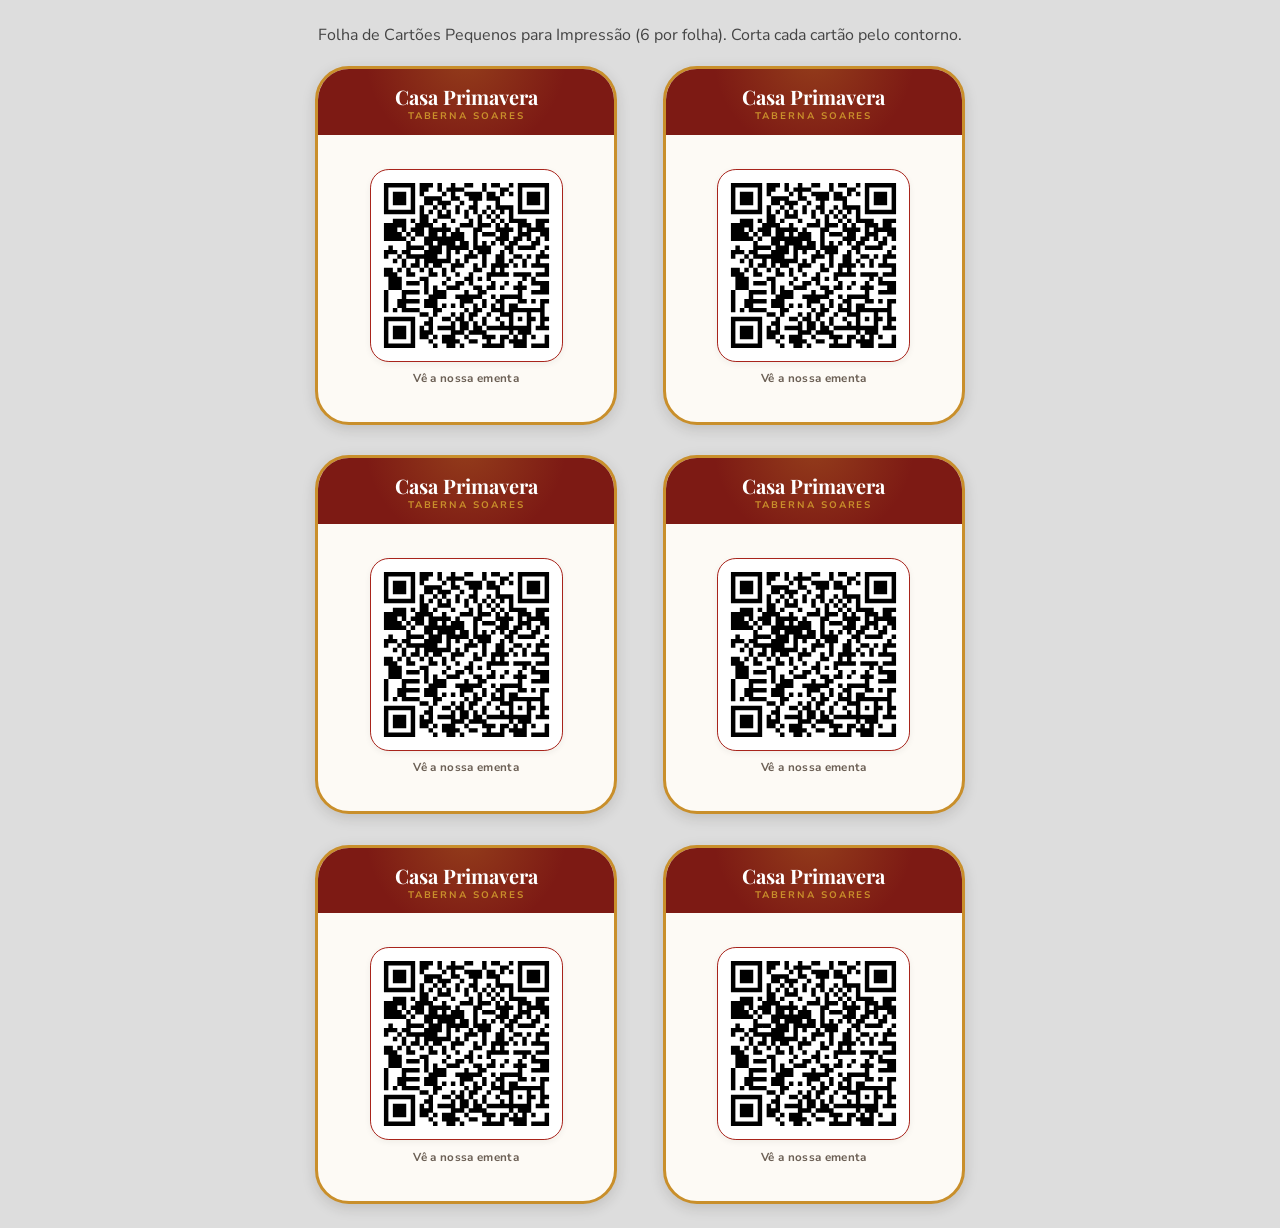
<file: qr-mesa-pequeno.html>
<!DOCTYPE html>
<html lang="pt-PT">
<head>
<meta charset="UTF-8">
<meta name="viewport" content="width=device-width, initial-scale=1.0">
<meta name="robots" content="noindex, nofollow">
<link rel="preconnect" href="https://fonts.googleapis.com">
<link href="https://fonts.googleapis.com/css2?family=Playfair+Display:wght@600;700&family=Nunito+Sans:wght@400;600;700&display=swap" rel="stylesheet">
<style>
    :root {
        --color-primary: #a8241c;
        --color-primary-dark: #7d1a14;
        --color-accent: #c98f2b;
        --color-dark: #241a14;
        --color-muted: #6b5f54;
        --font-heading: 'Playfair Display', Georgia, serif;
        --font-body: 'Nunito Sans', Arial, sans-serif;
    }
    * { box-sizing: border-box; }
    body {
        margin: 0;
        background: #ddd;
        font-family: var(--font-body);
        padding: 24px;
    }
    .print-note {
        text-align: center;
        color: #444;
        margin: 0 0 20px;
    }
    .sheet {
        display: grid;
        grid-template-columns: repeat(2, 80mm);
        gap: 8mm 12mm;
        justify-content: center;
    }
    .tag {
        width: 80mm;
        height: 95mm;
        min-width: 80mm;
        min-height: 95mm;
        flex-shrink: 0;
        background: #fdfaf5;
        border: 0.9mm solid var(--color-accent);
        border-radius: 9mm;
        overflow: hidden;
        display: flex;
        flex-direction: column;
        align-items: center;
        text-align: center;
        box-shadow: 0 4px 14px rgba(36, 26, 20, .15);
    }
    .tag-header {
        width: 100%;
        background: var(--color-primary-dark);
        background-image: radial-gradient(circle at 50% -20%, rgba(201, 143, 43, .3), transparent 60%);
        padding: 4.5mm 3mm 3.5mm;
        text-align: center;
    }
    .tag-name {
        font-family: var(--font-heading);
        font-weight: 700;
        color: #fff;
        font-size: 1.25rem;
        line-height: 1.1;
        margin: 0;
    }
    .tag-name small {
        display: block;
        font-family: var(--font-body);
        font-weight: 700;
        font-size: .6rem;
        letter-spacing: .2em;
        text-transform: uppercase;
        color: var(--color-accent);
        margin-top: 3px;
    }
    .tag-body {
        flex: 1;
        width: 100%;
        display: flex;
        flex-direction: column;
        align-items: center;
        justify-content: center;
        gap: 2.2mm;
        padding: 2.5mm 3mm 3mm;
    }
    .qr-placeholder {
        width: 51mm;
        height: 51mm;
        background: #fff;
        border: 1.8px solid var(--color-primary);
        border-radius: 5mm;
        display: flex;
        align-items: center;
        justify-content: center;
        padding: 4px;
        box-shadow: 0 2px 6px rgba(36, 26, 20, .06);
    }
    .qr-code-img {
        width: 100%;
        height: 100%;
        object-fit: contain;
    }
    .tag-caption {
        margin: 0;
        color: var(--color-muted);
        font-size: .72rem;
        font-weight: 700;
        letter-spacing: .03em;
    }
    @media print {
        body { background: #fff; padding: 0; }
        .print-note { display: none; }
        .sheet { gap: 6mm; }
        .tag { box-shadow: none; }
    }
</style>
</head>
<body>

<p class="print-note">Folha de Cartões Pequenos para Impressão (6 por folha). Corta cada cartão pelo contorno.</p>

<div class="sheet">
    <div class="tag">
        <div class="tag-header">
            <p class="tag-name">Casa Primavera<small>Taberna Soares</small></p>
        </div>
        <div class="tag-body">
            <div class="qr-placeholder">
                <img src="images/qr-code.svg" alt="QR Code www.tabernasoares.com" class="qr-code-img">
            </div>
            <p class="tag-caption">Vê a nossa ementa</p>
        </div>
    </div>
    <div class="tag">
        <div class="tag-header">
            <p class="tag-name">Casa Primavera<small>Taberna Soares</small></p>
        </div>
        <div class="tag-body">
            <div class="qr-placeholder">
                <img src="images/qr-code.svg" alt="QR Code www.tabernasoares.com" class="qr-code-img">
            </div>
            <p class="tag-caption">Vê a nossa ementa</p>
        </div>
    </div>
    <div class="tag">
        <div class="tag-header">
            <p class="tag-name">Casa Primavera<small>Taberna Soares</small></p>
        </div>
        <div class="tag-body">
            <div class="qr-placeholder">
                <img src="images/qr-code.svg" alt="QR Code www.tabernasoares.com" class="qr-code-img">
            </div>
            <p class="tag-caption">Vê a nossa ementa</p>
        </div>
    </div>
    <div class="tag">
        <div class="tag-header">
            <p class="tag-name">Casa Primavera<small>Taberna Soares</small></p>
        </div>
        <div class="tag-body">
            <div class="qr-placeholder">
                <img src="images/qr-code.svg" alt="QR Code www.tabernasoares.com" class="qr-code-img">
            </div>
            <p class="tag-caption">Vê a nossa ementa</p>
        </div>
    </div>
    <div class="tag">
        <div class="tag-header">
            <p class="tag-name">Casa Primavera<small>Taberna Soares</small></p>
        </div>
        <div class="tag-body">
            <div class="qr-placeholder">
                <img src="images/qr-code.svg" alt="QR Code www.tabernasoares.com" class="qr-code-img">
            </div>
            <p class="tag-caption">Vê a nossa ementa</p>
        </div>
    </div>
    <div class="tag">
        <div class="tag-header">
            <p class="tag-name">Casa Primavera<small>Taberna Soares</small></p>
        </div>
        <div class="tag-body">
            <div class="qr-placeholder">
                <img src="images/qr-code.svg" alt="QR Code www.tabernasoares.com" class="qr-code-img">
            </div>
            <p class="tag-caption">Vê a nossa ementa</p>
        </div>
    </div>
</div>

</body>
</html>
</file>
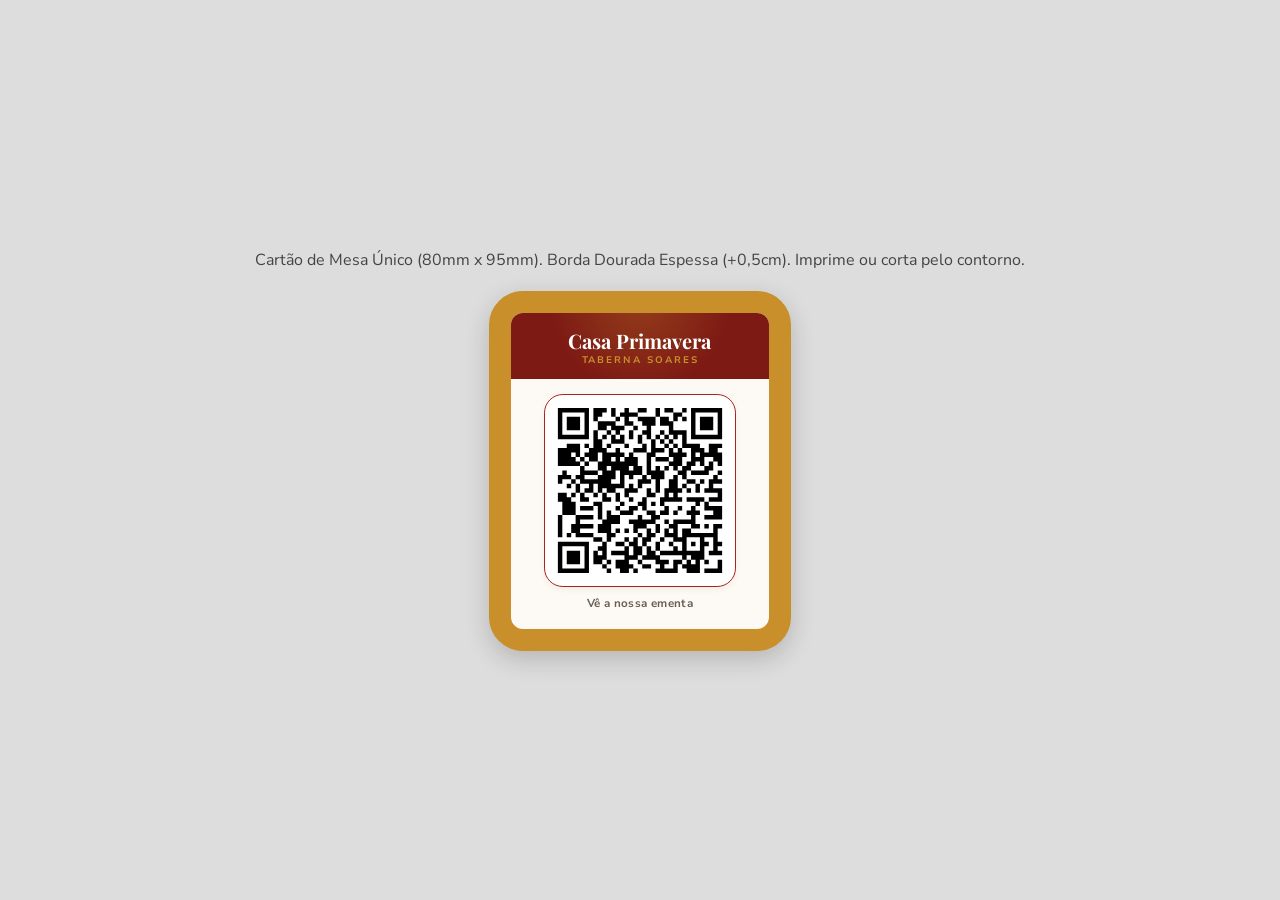
<file: qr-mesa-unico.html>
<!DOCTYPE html>
<html lang="pt-PT">
<head>
<meta charset="UTF-8">
<meta name="viewport" content="width=device-width, initial-scale=1.0">
<meta name="robots" content="noindex, nofollow">
<link rel="preconnect" href="https://fonts.googleapis.com">
<link href="https://fonts.googleapis.com/css2?family=Playfair+Display:wght@600;700&family=Nunito+Sans:wght@400;600;700&display=swap" rel="stylesheet">
<style>
    :root {
        --color-primary: #a8241c;
        --color-primary-dark: #7d1a14;
        --color-accent: #c98f2b;
        --color-dark: #241a14;
        --color-muted: #6b5f54;
        --font-heading: 'Playfair Display', Georgia, serif;
        --font-body: 'Nunito Sans', Arial, sans-serif;
    }
    * { box-sizing: border-box; }
    body {
        margin: 0;
        background: #ddd;
        font-family: var(--font-body);
        padding: 24px;
        display: flex;
        flex-direction: column;
        align-items: center;
        justify-content: center;
        min-height: 100vh;
    }
    .print-note {
        text-align: center;
        color: #444;
        margin: 0 0 20px;
    }
    .single-wrapper {
        display: flex;
        justify-content: center;
        align-items: center;
    }
    .tag {
        width: 80mm;
        height: 95mm;
        min-width: 80mm;
        min-height: 95mm;
        flex-shrink: 0;
        background: #fdfaf5;
        border: 5.9mm solid var(--color-accent);
        border-radius: 9mm;
        overflow: hidden;
        display: flex;
        flex-direction: column;
        align-items: center;
        text-align: center;
        box-shadow: 0 8px 24px rgba(36, 26, 20, .2);
    }
    .tag-header {
        width: 100%;
        background: var(--color-primary-dark);
        background-image: radial-gradient(circle at 50% -20%, rgba(201, 143, 43, .3), transparent 60%);
        padding: 4.5mm 3mm 3.5mm;
        text-align: center;
    }
    .tag-name {
        font-family: var(--font-heading);
        font-weight: 700;
        color: #fff;
        font-size: 1.25rem;
        line-height: 1.1;
        margin: 0;
    }
    .tag-name small {
        display: block;
        font-family: var(--font-body);
        font-weight: 700;
        font-size: .6rem;
        letter-spacing: .2em;
        text-transform: uppercase;
        color: var(--color-accent);
        margin-top: 3px;
    }
    .tag-body {
        flex: 1;
        width: 100%;
        display: flex;
        flex-direction: column;
        align-items: center;
        justify-content: center;
        gap: 2.2mm;
        padding: 2.5mm 3mm 3mm;
    }
    .qr-placeholder {
        width: 51mm;
        height: 51mm;
        background: #fff;
        border: 1.8px solid var(--color-primary);
        border-radius: 5mm;
        display: flex;
        align-items: center;
        justify-content: center;
        padding: 4px;
        box-shadow: 0 2px 6px rgba(36, 26, 20, .06);
    }
    .qr-code-img {
        width: 100%;
        height: 100%;
        object-fit: contain;
    }
    .tag-caption {
        margin: 0;
        color: var(--color-muted);
        font-size: .72rem;
        font-weight: 700;
        letter-spacing: .03em;
    }
    @media print {
        body { background: #fff; padding: 0; min-height: auto; }
        .print-note { display: none; }
        .tag { box-shadow: none; }
    }
</style>
</head>
<body>

<p class="print-note">Cartão de Mesa Único (80mm x 95mm). Borda Dourada Espessa (+0,5cm). Imprime ou corta pelo contorno.</p>

<div class="single-wrapper">
    <div class="tag">
        <div class="tag-header">
            <p class="tag-name">Casa Primavera<small>Taberna Soares</small></p>
        </div>
        <div class="tag-body">
            <div class="qr-placeholder">
                <img src="images/qr-code.svg" alt="QR Code www.tabernasoares.com" class="qr-code-img">
            </div>
            <p class="tag-caption">Vê a nossa ementa</p>
        </div>
    </div>
</div>

</body>
</html>
</file>
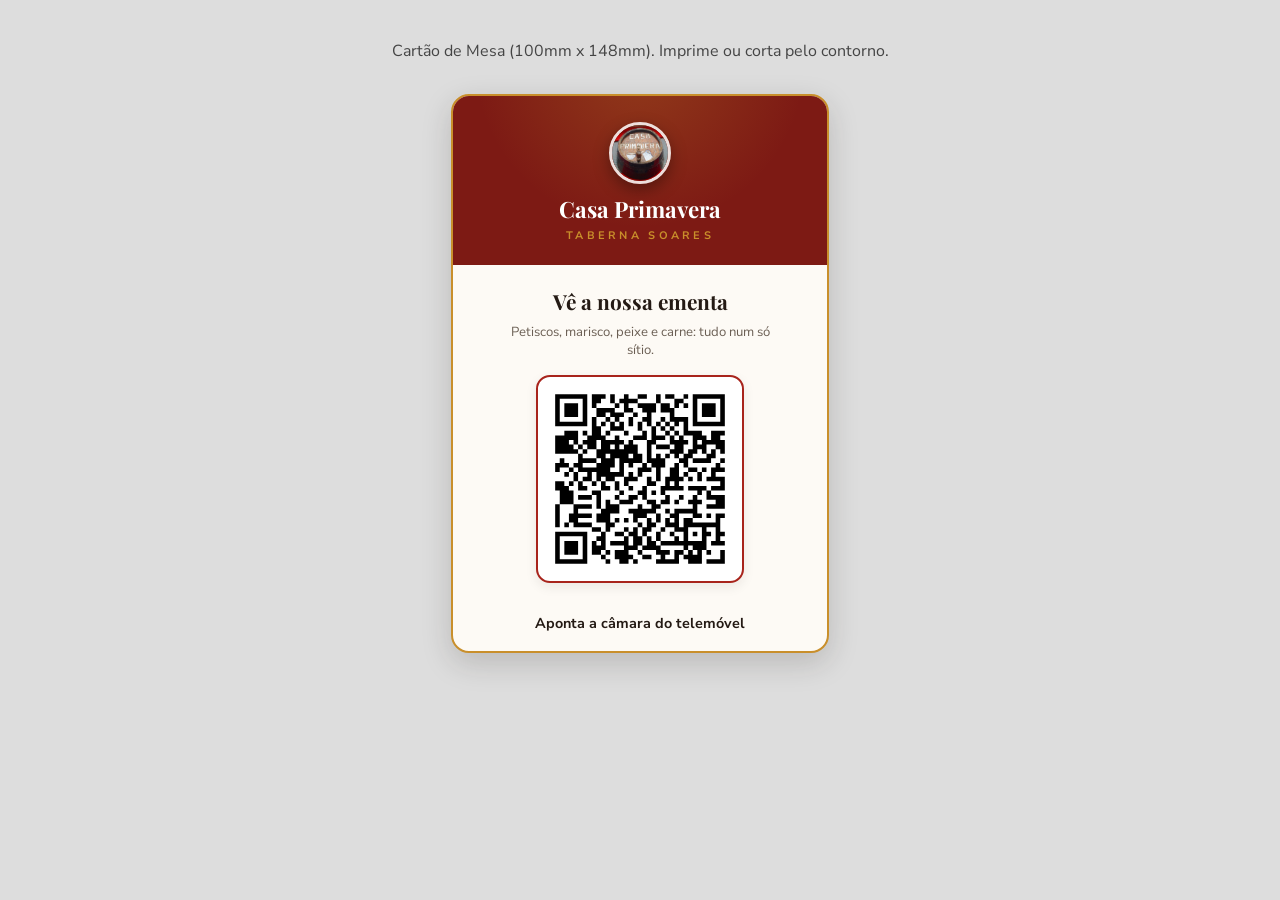
<file: qr-mesa.html>
<!DOCTYPE html>
<html lang="pt-PT">
<head>
<meta charset="UTF-8">
<meta name="viewport" content="width=device-width, initial-scale=1.0">
<meta name="robots" content="noindex, nofollow">
<link rel="preconnect" href="https://fonts.googleapis.com">
<link href="https://fonts.googleapis.com/css2?family=Playfair+Display:wght@600;700&family=Nunito+Sans:wght@400;600;700&display=swap" rel="stylesheet">
<style>
    :root {
        --color-primary: #a8241c;
        --color-primary-dark: #7d1a14;
        --color-accent: #c98f2b;
        --color-dark: #241a14;
        --color-text: #2d2620;
        --color-muted: #6b5f54;
        --color-bg: #fdfaf5;
        --color-bg-alt: #f4ece0;
        --color-border: #e4d8c6;
        --font-heading: 'Playfair Display', Georgia, serif;
        --font-body: 'Nunito Sans', Arial, sans-serif;
    }
    * { box-sizing: border-box; }
    body {
        margin: 0;
        background: #ddd;
        font-family: var(--font-body);
        display: flex;
        flex-wrap: wrap;
        gap: 24px;
        padding: 24px;
        justify-content: center;
    }
    .card {
        width: 100mm;
        min-width: 100mm;
        height: 148mm;
        min-height: 148mm;
        flex-shrink: 0;
        background: var(--color-bg);
        border-radius: 18px;
        border: 2px solid var(--color-accent);
        overflow: hidden;
        display: flex;
        flex-direction: column;
        box-shadow: 0 10px 30px rgba(36, 26, 20, .18);
    }
    .card-header {
        background: var(--color-primary-dark);
        background-image: radial-gradient(circle at 50% -20%, rgba(201, 143, 43, .28), transparent 60%);
        padding: 26px 20px 22px;
        text-align: center;
    }
    .card-logo {
        width: 62px;
        height: 62px;
        border-radius: 50%;
        object-fit: cover;
        border: 3px solid rgba(255, 255, 255, .85);
        box-shadow: 0 6px 16px rgba(0, 0, 0, .35);
        margin: 0 auto 10px;
        display: block;
    }
    .card-header h1 {
        font-family: var(--font-heading);
        color: #fff;
        font-size: 1.4rem;
        margin: 0;
    }
    .card-header p {
        margin: 4px 0 0;
        color: var(--color-accent);
        font-size: .68rem;
        font-weight: 700;
        letter-spacing: .3em;
        text-transform: uppercase;
    }
    .card-body {
        flex: 1;
        display: flex;
        flex-direction: column;
        align-items: center;
        justify-content: center;
        gap: 16px;
        padding: 22px 20px;
        text-align: center;
    }
    .card-body h2 {
        font-family: var(--font-heading);
        color: var(--color-dark);
        font-size: 1.3rem;
        margin: 0;
    }
    .card-body .subtitle {
        color: var(--color-muted);
        font-size: .82rem;
        margin: -8px 0 0;
        max-width: 78%;
    }
    .qr-placeholder {
        width: 55mm;
        height: 55mm;
        background: #fff;
        border: 2px solid var(--color-primary);
        border-radius: 14px;
        display: flex;
        align-items: center;
        justify-content: center;
        padding: 8px;
        box-shadow: 0 4px 12px rgba(36, 26, 20, .08);
    }
    .qr-code-img {
        width: 100%;
        height: 100%;
        object-fit: contain;
    }
    .card-body .instruction {
        color: var(--color-dark);
        font-weight: 700;
        font-size: .9rem;
    }
    .card-footer {
        border-top: 1px solid var(--color-border);
        padding: 12px 20px;
        text-align: center;
        color: var(--color-muted);
        font-size: .72rem;
        letter-spacing: .04em;
    }
    .print-note {
        width: 100%;
        text-align: center;
        font-family: var(--font-body);
        color: #444;
        margin-bottom: 8px;
    }
    @media print {
        body { background: #fff; padding: 0; }
        .print-note { display: none; }
        .card { box-shadow: none; margin: 0; }
    }
</style>
</head>
<body>

<p class="print-note">Cartão de Mesa (100mm x 148mm). Imprime ou corta pelo contorno.</p>

<div class="card">
    <div class="card-header">
        <img src="images/logo-barril.jpg" alt="" class="card-logo">
        <h1>Casa Primavera</h1>
        <p>Taberna Soares</p>
    </div>
    <div class="card-body">
        <h2>Vê a nossa ementa</h2>
        <p class="subtitle">Petiscos, marisco, peixe e carne: tudo num só sítio.</p>
        <div class="qr-placeholder">
            <img src="images/qr-code.svg" alt="QR Code Ementa Casa Primavera www.tabernasoares.com" class="qr-code-img">
        </div>
        <p class="instruction">Aponta a câmara do telemóvel</p>
    </div>
    <div class="card-footer">Ementa disponível em Português e English · www.tabernasoares.com/ementa</div>
</div>

</body>
</html>
</file>
<file: css/style.css>
/* ===== Casa Primavera - Taberna Soares ===== */

:root {
    --color-primary: #a8241c;
    --color-primary-dark: #7d1a14;
    --color-accent: #c98f2b;
    --color-dark: #241a14;
    --color-text: #2d2620;
    --color-muted: #6b5f54;
    --color-bg: #fdfaf5;
    --color-bg-alt: #f4ece0;
    --color-border: #e4d8c6;
    --font-heading: 'Playfair Display', Georgia, serif;
    --font-body: 'Nunito Sans', Arial, sans-serif;
    --max-width: 1160px;
    --radius: 10px;
    --shadow: 0 10px 30px rgba(36, 26, 20, 0.12);
}

* { box-sizing: border-box; }


body {
    margin: 0;
    font-family: var(--font-body);
    color: var(--color-text);
    background: var(--color-bg);
    line-height: 1.6;
}

img { max-width: 100%; display: block; }

a { color: var(--color-primary); text-decoration: none; }
a:hover { color: var(--color-primary-dark); }

.container {
    max-width: var(--max-width);
    margin: 0 auto;
    padding: 0 20px;
}

h1, h2, h3 { font-family: var(--font-heading); color: var(--color-dark); margin: 0 0 .5em; }

/* ===== Buttons ===== */
.btn {
    display: inline-block;
    padding: 13px 30px;
    border-radius: 999px;
    font-weight: 700;
    font-size: .95rem;
    letter-spacing: .02em;
    cursor: pointer;
    border: 2px solid transparent;
    transition: all .2s ease;
}
.btn-primary { background: var(--color-primary); color: #fff; }
.btn-primary:hover { background: var(--color-primary-dark); color: #fff; }
.btn-outline { background: transparent; border-color: currentColor; color: inherit; }
.btn-outline:hover { background: rgba(0,0,0,.06); }

/* ===== Page loader ===== */
.page-loader {
    position: fixed;
    inset: 0;
    z-index: 9999;
    display: flex;
    flex-direction: column;
    align-items: center;
    justify-content: center;
    overflow: hidden;
    background: var(--color-primary-dark);
    background-image: radial-gradient(circle at 50% 30%, rgba(201, 143, 43, .18), transparent 60%);
    transition: opacity .6s ease, visibility .6s ease;
}
.page-loader.is-hidden {
    opacity: 0;
    visibility: hidden;
    pointer-events: none;
}

.page-loader-ring {
    position: relative;
    width: 110px;
    height: 110px;
    margin-bottom: 20px;
}
.page-loader-ring::before {
    content: '';
    position: absolute;
    inset: -10px;
    border-radius: 50%;
    border: 3px dashed var(--color-accent);
    animation: loaderSpin 6s linear infinite;
}
.page-loader-logo {
    width: 100%;
    height: 100%;
    border-radius: 50%;
    object-fit: cover;
    box-shadow: 0 10px 30px rgba(0, 0, 0, .4);
    animation: loaderPulse 1.8s ease-in-out infinite;
}
.page-loader-title {
    color: #fff;
    font-family: var(--font-heading);
    font-size: 1.5rem;
    margin: 0;
    opacity: 0;
    animation: loaderFadeIn .8s ease .3s forwards;
}
.page-loader-subtitle {
    color: var(--color-accent);
    font-family: var(--font-body);
    font-weight: 700;
    font-size: .75rem;
    letter-spacing: .3em;
    text-transform: uppercase;
    margin: 6px 0 0;
    opacity: 0;
    animation: loaderFadeIn .8s ease .5s forwards;
}
.page-loader-wave {
    position: absolute;
    bottom: -2px;
    left: 0;
    width: 100%;
    height: 90px;
}

@keyframes loaderSpin { to { transform: rotate(360deg); } }
@keyframes loaderPulse { 0%, 100% { transform: scale(1); } 50% { transform: scale(1.05); } }
@keyframes loaderFadeIn { to { opacity: 1; } }

@media (prefers-reduced-motion: reduce) {
    .page-loader-ring::before { animation: none; }
    .page-loader-logo { animation: none; }
}

/* ===== Header ===== */
.site-header {
    position: sticky;
    top: 0;
    z-index: 1000;
    background: rgba(253, 250, 245, .96);
    backdrop-filter: blur(6px);
    border-bottom: 1px solid var(--color-border);
}
.header-inner {
    display: flex;
    align-items: center;
    justify-content: space-between;
    height: 72px;
}
.brand { display: flex; align-items: center; gap: 12px; }
.brand-logo {
    width: 46px; height: 46px;
    border-radius: 50%;
    object-fit: cover;
    box-shadow: var(--shadow);
}
.brand-text {
    font-family: var(--font-heading);
    font-weight: 700;
    font-size: 1.15rem;
    color: var(--color-dark);
    line-height: 1.1;
}
.brand-text small {
    display: block;
    font-family: var(--font-body);
    font-size: .68rem;
    font-weight: 600;
    letter-spacing: .12em;
    text-transform: uppercase;
    color: var(--color-primary);
}

.header-right {
    display: flex;
    align-items: center;
    gap: 20px;
}
.lang-toggle {
    display: inline-flex;
    align-items: center;
    gap: 8px;
    padding: 6px 14px;
    border-radius: 999px;
    border: 1px solid var(--color-border);
    background: #fff;
    color: var(--color-dark);
    font-family: var(--font-body);
    font-weight: 700;
    font-size: .85rem;
    letter-spacing: .03em;
    cursor: pointer;
    box-shadow: 0 2px 8px rgba(36, 26, 20, .08);
    transition: all .2s ease;
}
.lang-toggle:hover {
    background: var(--color-primary);
    border-color: var(--color-primary);
    color: #fff;
    box-shadow: 0 4px 12px rgba(168, 36, 28, .22);
}
.flag-icon {
    width: 20px;
    height: 15px;
    border-radius: 2px;
    box-shadow: 0 1px 3px rgba(0, 0, 0, .28);
    flex-shrink: 0;
    display: block;
}
.nav-lang-item { display: none; }

.main-nav ul {
    display: flex;
    gap: 28px;
    list-style: none;
    margin: 0;
    padding: 0;
}
.main-nav a {
    color: var(--color-text);
    font-weight: 600;
    font-size: .95rem;
    position: relative;
}
.main-nav a::after {
    content: '';
    position: absolute;
    left: 0; bottom: -6px;
    width: 0; height: 2px;
    background: var(--color-primary);
    transition: width .2s ease;
}
.main-nav a:hover::after,
.main-nav a.active::after { width: 100%; }

.nav-toggle {
    display: none;
    flex-direction: column;
    justify-content: center;
    gap: 5px;
    width: 40px; height: 40px;
    background: none;
    border: none;
    cursor: pointer;
}
.nav-toggle span {
    display: block;
    width: 24px; height: 2px;
    background: var(--color-dark);
    transition: transform .2s ease, opacity .2s ease;
}
.nav-toggle.open span:nth-child(1) { transform: translateY(7px) rotate(45deg); }
.nav-toggle.open span:nth-child(2) { opacity: 0; }
.nav-toggle.open span:nth-child(3) { transform: translateY(-7px) rotate(-45deg); }

/* ===== Hero ===== */
.hero {
    position: relative;
    min-height: 88vh;
    display: flex;
    align-items: center;
    background-size: cover;
    background-position: center;
    color: #fff;
    text-align: center;
}
.hero-overlay {
    position: absolute; inset: 0;
    background: linear-gradient(180deg, rgba(36,26,20,.55) 0%, rgba(36,26,20,.72) 100%);
}
.hero-content { position: relative; z-index: 1; margin: 0 auto; }
.hero h1 {
    color: #fff;
    font-size: clamp(2.2rem, 5vw, 3.6rem);
    margin-bottom: .3em;
}
.hero h1 span {
    display: block;
    font-size: .38em;
    font-family: var(--font-body);
    font-weight: 600;
    letter-spacing: .3em;
    text-transform: uppercase;
    color: var(--color-accent);
    margin-top: .4em;
}
.hero p {
    max-width: 560px;
    margin: 0 auto 2em;
    font-size: 1.1rem;
    color: #f1e9dc;
}
.hero-actions { display: flex; gap: 16px; justify-content: center; flex-wrap: wrap; }

@keyframes heroEnter {
    from { opacity: 0; transform: translateY(24px); }
    to { opacity: 1; transform: translateY(0); }
}
.hero-overlay { animation: heroFade 1s ease both; }
@keyframes heroFade { from { opacity: 0; } to { opacity: 1; } }
.hero h1, .hero p, .hero-actions {
    opacity: 0;
    animation: heroEnter .8s ease forwards;
}
.hero h1 { animation-delay: .15s; }
.hero p { animation-delay: .35s; }
.hero-actions { animation-delay: .55s; }

@media (prefers-reduced-motion: reduce) {
    .hero-overlay, .hero h1, .hero p, .hero-actions {
        animation: none;
        opacity: 1;
        transform: none;
    }
}
.hero .btn-outline { border-color: #fff; color: #fff; }
.hero .btn-outline:hover { background: rgba(255,255,255,.15); }

/* ===== Sections ===== */
.section { padding: 90px 0; }
.section-alt { background: var(--color-bg-alt); }
.section-title { font-size: clamp(1.8rem, 3vw, 2.4rem); text-align: center; }
.section-title-row { position: relative; }

.lang-toggle-light {
    position: absolute;
    top: 50%;
    right: 0;
    transform: translateY(-50%);
    padding: 6px 14px;
    border-radius: 999px;
    border: 1px solid var(--color-border);
    background: #fff;
    color: var(--color-primary);
    font-family: var(--font-body);
    font-weight: 700;
    font-size: .78rem;
    letter-spacing: .05em;
    cursor: pointer;
    transition: background .18s ease, border-color .18s ease;
}
.lang-toggle-light:hover { background: var(--color-bg-alt); border-color: var(--color-primary); }

.menu-page-link {
    position: absolute;
    top: 50%;
    left: 0;
    transform: translateY(-50%);
    width: 44px;
    height: 44px;
    border-radius: 50%;
    display: flex;
    align-items: center;
    justify-content: center;
    background: #fff;
    border: 1px solid var(--color-border);
    color: var(--color-primary);
    transition: background .18s ease, border-color .18s ease, transform .18s ease;
}
.menu-page-link svg { width: 22px; height: 22px; }
.menu-page-link:hover {
    background: var(--color-bg-alt);
    border-color: var(--color-primary);
    transform: translateY(calc(-50% - 2px));
}

.section-subtitle {
    text-align: center;
    color: var(--color-muted);
    max-width: 620px;
    margin: 0 auto 3em;
}

.split {
    display: grid;
    grid-template-columns: 1.1fr 1fr;
    gap: 60px;
    align-items: center;
}
.split-reverse { direction: rtl; }
.split-reverse > * { direction: ltr; }
.split-top { align-items: start; }
.split-text p { color: var(--color-text); margin-bottom: 1.1em; }
.split-image img {
    border-radius: var(--radius);
    box-shadow: var(--shadow);
    width: 100%;
    aspect-ratio: 4/3;
    object-fit: cover;
}
#horarios .split-image { margin-top: 40px; }

/* ===== Gallery ===== */
.gallery-grid {
    display: grid;
    grid-template-columns: repeat(4, 1fr);
    gap: 16px;
}
.gallery-item {
    padding: 0;
    border: none;
    background: none;
    cursor: pointer;
    border-radius: var(--radius);
    overflow: hidden;
    aspect-ratio: 1/1;
    box-shadow: var(--shadow);
}
.gallery-item img {
    width: 100%; height: 100%;
    object-fit: cover;
    transition: transform .35s ease;
}
.gallery-item:hover img { transform: scale(1.08); }
.gallery-item-hidden { display: none; }

.gallery-toggle-wrapper { display: flex; justify-content: center; margin-top: 2.2em; }
.gallery-toggle { border-color: var(--color-primary); color: var(--color-primary); }

.lightbox {
    position: fixed; inset: 0;
    background: rgba(20, 14, 10, .92);
    display: none;
    align-items: center;
    justify-content: center;
    z-index: 2000;
    padding: 20px;
}
.lightbox.open { display: flex; }
.lightbox img {
    max-width: 90vw;
    max-height: 85vh;
    border-radius: 6px;
    box-shadow: 0 20px 60px rgba(0,0,0,.5);
}
.lightbox-close, .lightbox-prev, .lightbox-next {
    position: absolute;
    background: rgba(255,255,255,.12);
    border: none;
    color: #fff;
    font-size: 1.6rem;
    width: 48px; height: 48px;
    border-radius: 50%;
    cursor: pointer;
    display: flex; align-items: center; justify-content: center;
    transition: background .2s ease;
}
.lightbox-close:hover, .lightbox-prev:hover, .lightbox-next:hover { background: rgba(255,255,255,.25); }
.lightbox-close { top: 24px; right: 24px; }
.lightbox-prev { left: 24px; top: 50%; transform: translateY(-50%); }
.lightbox-next { right: 24px; top: 50%; transform: translateY(-50%); }

/* ===== Menu ===== */
.menu-tabs {
    display: flex;
    flex-wrap: wrap;
    justify-content: center;
    gap: 10px;
    margin-bottom: 2.5em;
}
.menu-tab {
    padding: 10px 20px;
    border-radius: 999px;
    border: 1px solid var(--color-border);
    background: #fff;
    font-family: var(--font-body);
    font-weight: 700;
    font-size: .9rem;
    color: var(--color-muted);
    cursor: pointer;
    transition: all .2s ease;
}
.menu-tab:hover { border-color: var(--color-primary); color: var(--color-primary); }
.menu-tab.active { background: var(--color-primary); border-color: var(--color-primary); color: #fff; }

.menu-panel { display: none; max-width: 760px; margin: 0 auto; }
.menu-panel.active { display: block; animation: fadeIn .3s ease; }
@keyframes fadeIn { from { opacity: 0; transform: translateY(6px); } to { opacity: 1; transform: translateY(0); } }

.menu-list { list-style: none; margin: 0; padding: 0; }
.menu-item {
    display: flex;
    align-items: baseline;
    gap: 8px;
    padding: 12px 4px;
    border-bottom: 1px dashed var(--color-border);
}
.menu-item-name { font-weight: 600; }
.menu-item-dots {
    flex: 1;
    border-bottom: 1px dotted var(--color-border);
    transform: translateY(-4px);
}
.menu-item-price { font-weight: 700; color: var(--color-primary); white-space: nowrap; }
.menu-subsection-title {
    font-family: var(--font-heading);
    color: var(--color-primary-dark);
    font-size: 1.15rem;
    margin: 1.8em 0 0.8em;
    padding-bottom: 6px;
    border-bottom: 2px solid var(--color-accent);
    text-align: left;
}
.menu-note { text-align: center; color: var(--color-muted); font-size: .88rem; margin-top: 2.5em; }

/* ===== Beer taps ===== */
.beer-taps {
    max-width: 420px;
    margin: 3.5em auto 2.5em;
}
.beer-taps-svg { width: 100%; height: auto; display: block; overflow: visible; }
.beer-tap { cursor: pointer; }
.beer-tap:focus { outline: none; }
.beer-tap:focus-visible { outline: 2px solid var(--color-primary); outline-offset: 4px; }
.beer-tap .tap-foam,
.beer-tap .tap-bubble { opacity: 0; }
.beer-tap .tap-stream {
    transform-box: fill-box;
    transform-origin: 50% 0%;
    transform: scaleY(0);
}
.beer-tap.is-pouring .tap-stream { animation: tapStream 2.4s ease forwards; }
.beer-tap.is-pouring .tap-foam { animation: tapFoam 2.4s ease forwards; }
.beer-tap.is-pouring .tap-bubble-1 { animation: tapBubble 1.1s ease-out 2 both; }
.beer-tap.is-pouring .tap-bubble-2 { animation: tapBubble 1.1s ease-out .3s 2 both; }
.beer-tap.is-pouring .tap-bubble-3 { animation: tapBubble 1.1s ease-out .6s 2 both; }
.beer-tap.is-pouring .tap-handle { animation: tapHandlePull 2.4s ease; }

@keyframes tapHandlePull {
    0% { transform: rotate(0deg); }
    8% { transform: rotate(20deg); }
    82% { transform: rotate(20deg); }
    96% { transform: rotate(0deg); }
    100% { transform: rotate(0deg); }
}
@keyframes tapStream {
    0% { transform: scaleY(0); opacity: 0; }
    8% { opacity: 1; }
    25% { transform: scaleY(1); }
    85% { transform: scaleY(1); opacity: 1; }
    100% { transform: scaleY(1); opacity: 0; }
}
@keyframes tapFoam {
    0%, 22% { opacity: 0; }
    32% { opacity: .95; }
    85% { opacity: .95; }
    100% { opacity: 0; }
}
@keyframes tapBubble {
    0% { transform: translateY(0); opacity: 0; }
    15% { opacity: .9; }
    100% { transform: translateY(45px); opacity: 0; }
}
@media (prefers-reduced-motion: reduce) {
    .beer-tap.is-pouring .tap-stream,
    .beer-tap.is-pouring .tap-foam,
    .beer-tap.is-pouring .tap-bubble-1,
    .beer-tap.is-pouring .tap-bubble-2,
    .beer-tap.is-pouring .tap-bubble-3,
    .beer-tap.is-pouring .tap-handle { animation: none; }
}

/* ===== Hours ===== */
.open-status {
    display: inline-flex;
    align-items: center;
    gap: 8px;
    margin-top: .8em;
    padding: 6px 14px;
    border-radius: 999px;
    background: var(--color-bg-alt);
    font-size: .85rem;
    font-weight: 700;
}
.status-dot {
    width: 9px;
    height: 9px;
    border-radius: 50%;
    background: var(--color-muted);
    flex-shrink: 0;
}
.open-status.is-open { background: #e4f4e6; }
.open-status.is-open .status-dot { background: #2e9e46; box-shadow: 0 0 0 3px rgba(46, 158, 70, .18); }
.open-status.is-open .status-text { color: #1f6b30; }
.open-status.is-closed { background: #fbe6e4; }
.open-status.is-closed .status-dot { background: var(--color-primary); }
.open-status.is-closed .status-text { color: var(--color-primary-dark); }

.hours-table { width: 100%; border-collapse: collapse; margin-top: 1em; }
.hours-table td { padding: 12px 0; border-bottom: 1px solid var(--color-border); }
.hours-table td:first-child { font-weight: 700; color: var(--color-dark); }
.hours-table td:last-child { text-align: right; color: var(--color-muted); }
.hours-table tr.closed td:last-child { color: var(--color-primary); font-weight: 700; }
.hours-note {
    margin-top: 1.2em;
    font-size: .88rem;
    color: var(--color-primary-dark);
    font-weight: 700;
}

/* ===== Contact ===== */
.contactos-title { margin-bottom: 1em; }
.contact-info {
    display: flex;
    flex-direction: column;
    margin-top: 0.7em;
    margin-bottom: 2.2em;
}
.contact-card {
    display: flex;
    align-items: center;
    gap: 16px;
    padding: 14px 4px;
    background: none;
    border: none;
    border-bottom: 1px solid var(--color-border);
    border-radius: 0;
    box-shadow: none;
    transition: background .18s ease;
}
.contact-info .contact-card:last-child { border-bottom: none; }
.contact-card:hover { background: var(--color-bg-alt); }
.contact-icon {
    flex-shrink: 0;
    display: flex;
    align-items: center;
    justify-content: center;
    color: var(--color-primary);
}
.contact-icon svg { width: 24px; height: 24px; }
.contact-detail { display: flex; flex-direction: column; gap: 2px; min-width: 0; }
.contact-label {
    font-size: .72rem;
    font-weight: 700;
    letter-spacing: .08em;
    text-transform: uppercase;
    color: var(--color-muted);
}
.contact-value {
    font-weight: 700;
    color: var(--color-dark);
    word-break: break-word;
}
.contact-card:hover .contact-value { color: var(--color-primary); }

.contact-email-btn { display: inline-block; }

/* ===== Map ===== */
.map-wrapper {
    position: relative;
    border-radius: var(--radius);
    overflow: hidden;
    box-shadow: var(--shadow);
    margin-bottom: 1.5em;
}
.map-wrapper iframe { display: block; }

.map-custom-card {
    position: absolute;
    top: 10px;
    left: 10px;
    z-index: 10;
    background: rgba(253, 250, 245, .98);
    backdrop-filter: blur(8px);
    border: 1px solid var(--color-border);
    border-radius: 12px;
    padding: 14px 16px;
    width: 325px;
    max-width: calc(100% - 20px);
    min-height: 115px;
    box-shadow: 0 6px 18px rgba(36, 26, 20, .14);
    pointer-events: auto;
    transition: transform .2s ease;
}
.map-custom-card:hover {
    transform: translateY(-2px);
    box-shadow: 0 8px 24px rgba(36, 26, 20, .18);
}
.map-card-header { margin-bottom: 7px; }
.map-card-title {
    display: block;
    font-family: var(--font-heading);
    font-size: .98rem;
    font-weight: 700;
    color: var(--color-dark);
    line-height: 1.25;
}
.map-card-subtitle {
    display: block;
    font-family: var(--font-body);
    font-size: .62rem;
    font-weight: 700;
    letter-spacing: .08em;
    text-transform: uppercase;
    color: var(--color-primary);
    margin-top: 5px;
}
.map-card-address {
    display: flex;
    align-items: flex-start;
    gap: 6px;
    font-size: .76rem;
    color: var(--color-text);
    margin: 0 0 9px 0;
    line-height: 1.3;
}
.map-card-address svg {
    width: 14px;
    height: 14px;
    color: var(--color-primary);
    flex-shrink: 0;
    margin-top: 2px;
}
.map-card-actions {
    display: flex;
    align-items: center;
    gap: 6px;
}
.map-card-btn {
    display: inline-flex;
    align-items: center;
    gap: 5px;
    padding: 5px 11px;
    border-radius: 999px;
    font-family: var(--font-body);
    font-weight: 700;
    font-size: .72rem;
    cursor: pointer;
    transition: all .2s ease;
    text-decoration: none;
}
.map-card-btn-primary {
    background: var(--color-primary);
    color: #fff !important;
    box-shadow: 0 2px 6px rgba(168, 36, 28, .2);
}
.map-card-btn-primary:hover {
    background: var(--color-primary-dark);
    transform: translateY(-1px);
    box-shadow: 0 3px 10px rgba(168, 36, 28, .3);
}
.map-card-btn-outline {
    border: 1px solid var(--color-border);
    background: #fff;
    color: var(--color-dark) !important;
    padding: 5px 8px;
}
.map-card-btn-outline:hover {
    background: var(--color-primary);
    border-color: var(--color-primary);
    color: #fff !important;
}
.map-card-btn svg { width: 13px; height: 13px; flex-shrink: 0; }

@media (max-width: 540px) {
    .map-custom-card {
        top: 10px;
        left: 10px;
        right: 10px;
        width: auto;
        max-width: none;
        border-radius: 12px;
        padding: 12px 14px;
    }
}

.map-placeholder {
    height: 450px;
    display: flex;
    flex-direction: column;
    align-items: center;
    justify-content: center;
    gap: 16px;
    padding: 20px;
    text-align: center;
    background: var(--color-bg-alt);
}
.map-placeholder p { max-width: 380px; color: var(--color-muted); margin: 0; }
.map-link { display: block; width: fit-content; margin: 0 auto; border-color: var(--color-primary); color: var(--color-primary); }

/* ===== Cookie banner ===== */
.cookie-banner {
    position: fixed;
    left: 20px;
    right: 20px;
    bottom: 20px;
    max-width: 560px;
    margin: 0 auto;
    background: var(--color-dark);
    color: #f1e9dc;
    padding: 20px 22px;
    border-radius: 14px;
    box-shadow: 0 12px 32px rgba(0, 0, 0, .3);
    display: flex;
    flex-direction: column;
    gap: 14px;
    z-index: 900;
    opacity: 0;
    visibility: hidden;
    transform: translateY(16px);
    transition: opacity .3s ease, transform .3s ease, visibility .3s;
}
.cookie-banner.visible { opacity: 1; visibility: visible; transform: translateY(0); }
.cookie-banner p { margin: 0; font-size: .88rem; line-height: 1.5; }
.cookie-banner a { color: var(--color-accent); text-decoration: underline; }
.cookie-banner-actions { display: flex; gap: 10px; justify-content: flex-end; }
.cookie-banner-actions .btn { padding: 8px 18px; font-size: .85rem; }
.cookie-banner-actions .btn-outline { border-color: rgba(255, 255, 255, .35); color: #f1e9dc; }
.cookie-banner-actions .btn-outline:hover { background: rgba(255, 255, 255, .08); }
@media (max-width: 480px) {
    .cookie-banner-actions { justify-content: stretch; }
    .cookie-banner-actions .btn { flex: 1; }
}

/* ===== Scroll reveal ===== */
.reveal {
    opacity: 0;
    transform: translateY(28px);
    transition: opacity .7s ease, transform .7s ease;
}
.reveal.reveal-visible {
    opacity: 1;
    transform: translateY(0);
}
@media (prefers-reduced-motion: reduce) {
    .reveal { opacity: 1; transform: none; transition: none; }
}

/* ===== Footer ===== */
.site-footer {
    background: var(--color-dark);
    color: #cfc3b6;
    padding: 32px 0;
    text-align: center;
    font-size: .88rem;
}
.footer-inner p { margin: .3em 0; }
.site-footer a { color: var(--color-accent); }

.complaints-badge {
    display: inline-flex;
    align-items: center;
    gap: 8px;
    margin-top: 18px;
    padding: 8px 18px;
    border-radius: 999px;
    border: 1px solid rgba(255, 255, 255, .25);
    color: #f1e9dc !important;
    font-size: .8rem;
    font-weight: 600;
    letter-spacing: .01em;
    transition: background .18s ease, border-color .18s ease, color .18s ease;
}
.complaints-badge svg { width: 16px; height: 16px; flex-shrink: 0; }
.complaints-badge:hover {
    background: rgba(255, 255, 255, .08);
    border-color: rgba(255, 255, 255, .5);
    color: #fff !important;
}

/* ===== Responsive ===== */
@media (max-width: 960px) {
    .header-lang-toggle { display: none; }
    .nav-lang-item {
        display: flex;
        padding: 14px 0 6px;
        border-bottom: none;
    }
    .nav-toggle { display: flex; }
    .main-nav {
        position: fixed;
        top: 72px; left: 0; right: 0;
        background: var(--color-bg);
        border-bottom: 1px solid var(--color-border);
        max-height: 0;
        overflow-y: auto;
        -webkit-overflow-scrolling: touch;
        transition: max-height .3s ease;
    }
    .main-nav.open {
        max-height: calc(100vh - 72px);
        box-shadow: var(--shadow);
    }
    .main-nav ul { flex-direction: column; gap: 0; padding: 10px 20px 20px; }
    .main-nav li { border-bottom: 1px solid var(--color-border); }
    .main-nav a { display: block; padding: 14px 0; }
    .brand-text { font-size: 1rem; }
}

@media (max-width: 900px) {
    .split { grid-template-columns: 1fr; gap: 32px; }
    .split-reverse { direction: ltr; }
    .split-image { order: -1; }
    .gallery-grid { grid-template-columns: repeat(3, 1fr); }
}

@media (max-width: 720px) {
    .section { padding: 60px 0; }
    .gallery-grid { grid-template-columns: repeat(2, 1fr); gap: 10px; }
    .lightbox-prev, .lightbox-next { width: 40px; height: 40px; font-size: 1.2rem; }
    .lightbox-prev { left: 8px; }
    .lightbox-next { right: 8px; }
    .lightbox-close { top: 12px; right: 12px; }

    .hero { min-height: 78vh; }
    .hero-actions { flex-direction: column; align-items: stretch; }

    .menu-page-link,
    .lang-toggle-light { top: calc(50% - 14px); }
}

@media (max-height: 520px) and (orientation: landscape) {
    .site-header { position: sticky; top: 0; }
    .header-inner { height: 58px; }
    .brand-logo { width: 38px; height: 38px; }
    .brand-text { font-size: 0.95rem; }
    .main-nav { top: 58px; }
    .main-nav.open { max-height: calc(100vh - 58px); }
    .main-nav a { padding: 10px 0; }
}

@media (max-width: 420px) {
    .gallery-grid { grid-template-columns: repeat(2, 1fr); }
    .menu-item { flex-wrap: wrap; }
}
</file>
<file: css/ementa.css>
/* ===== Ementa (página dedicada para QR code) ===== */

body.menu-page {
    background: var(--color-bg);
}

.menu-hero {
    position: relative;
    background: var(--color-primary-dark);
    background-image: radial-gradient(circle at 50% -20%, rgba(201, 143, 43, .18), transparent 60%);
    padding: 44px 20px 36px;
    text-align: center;
}

.lang-toggle {
    position: absolute;
    top: 16px;
    right: 16px;
    display: inline-flex;
    align-items: center;
    gap: 8px;
    padding: 6px 14px;
    border-radius: 999px;
    border: 1px solid rgba(255, 255, 255, .5);
    background: rgba(255, 255, 255, .12);
    color: #fff;
    font-family: var(--font-body);
    font-weight: 700;
    font-size: .82rem;
    letter-spacing: .05em;
    cursor: pointer;
    backdrop-filter: blur(4px);
    transition: background .18s ease, border-color .18s ease;
}
.lang-toggle:hover { background: rgba(255, 255, 255, .25); border-color: #fff; }

.menu-hero-logo {
    width: 92px;
    height: 92px;
    border-radius: 50%;
    object-fit: cover;
    border: 3px solid rgba(255, 255, 255, .85);
    box-shadow: 0 8px 24px rgba(0, 0, 0, .35);
    margin: 0 auto 16px;
}

.menu-hero-title {
    color: #fff;
    font-size: clamp(1.7rem, 6vw, 2.3rem);
    margin: 0;
}

.menu-hero-subtitle {
    margin: 6px 0 0;
    color: var(--color-accent);
    font-family: var(--font-body);
    font-weight: 700;
    font-size: .8rem;
    letter-spacing: .3em;
    text-transform: uppercase;
}

.menu-page-main { padding: 40px 0 70px; }

@keyframes menuHeroEnter {
    from { opacity: 0; transform: translateY(20px); }
    to { opacity: 1; transform: translateY(0); }
}
.menu-hero-logo, .menu-hero-title, .menu-hero-subtitle {
    opacity: 0;
    animation: menuHeroEnter .7s ease forwards;
}
.menu-hero-logo { animation-delay: .1s; }
.menu-hero-title { animation-delay: .25s; }
.menu-hero-subtitle { animation-delay: .4s; }

@media (prefers-reduced-motion: reduce) {
    .menu-hero-logo, .menu-hero-title, .menu-hero-subtitle {
        animation: none;
        opacity: 1;
        transform: none;
    }
}

.menu-page-main .menu-tabs { margin-bottom: 2em; }

.menu-list-detailed .menu-item-detailed {
    flex-direction: column;
    align-items: stretch;
    gap: 4px;
    padding: 14px 4px;
}

.menu-item-top {
    display: flex;
    align-items: baseline;
    gap: 8px;
}

.menu-item-desc {
    margin: 0;
    font-size: .85rem;
    color: var(--color-muted);
    line-height: 1.5;
}

.menu-back-link {
    display: block;
    width: fit-content;
    margin: 2.5em auto 0;
    color: var(--color-muted);
    font-size: .9rem;
    text-decoration: underline;
}
.menu-back-link:hover { color: var(--color-primary); }

@media (max-width: 480px) {
    .menu-hero { padding: 36px 16px 28px; }
    .menu-hero-logo { width: 76px; height: 76px; }
}

@media (max-height: 520px) and (orientation: landscape) {
    .menu-hero { padding: 20px 16px 16px; }
    .menu-hero-logo { width: 60px; height: 60px; margin-bottom: 8px; }
    .menu-hero-title { font-size: 1.5rem; }
    .lang-toggle { top: 10px; right: 12px; padding: 4px 10px; font-size: 0.75rem; }
}
</file>
<file: css/privacidade.css>
.legal-page { padding: 60px 0 90px; }
.legal-content { max-width: 720px; }
.legal-content h1 { font-size: clamp(1.8rem, 4vw, 2.4rem); }
.legal-updated { color: var(--color-muted); font-size: .88rem; margin-bottom: 2em; }
.legal-content h2 { font-size: 1.15rem; margin-top: 1.6em; }
.legal-content p, .legal-content li { color: var(--color-text); line-height: 1.7; }
.legal-content ul { padding-left: 1.3em; }
.legal-content a { text-decoration: underline; }
.legal-content .btn { margin-top: 2.5em; }
</file>
